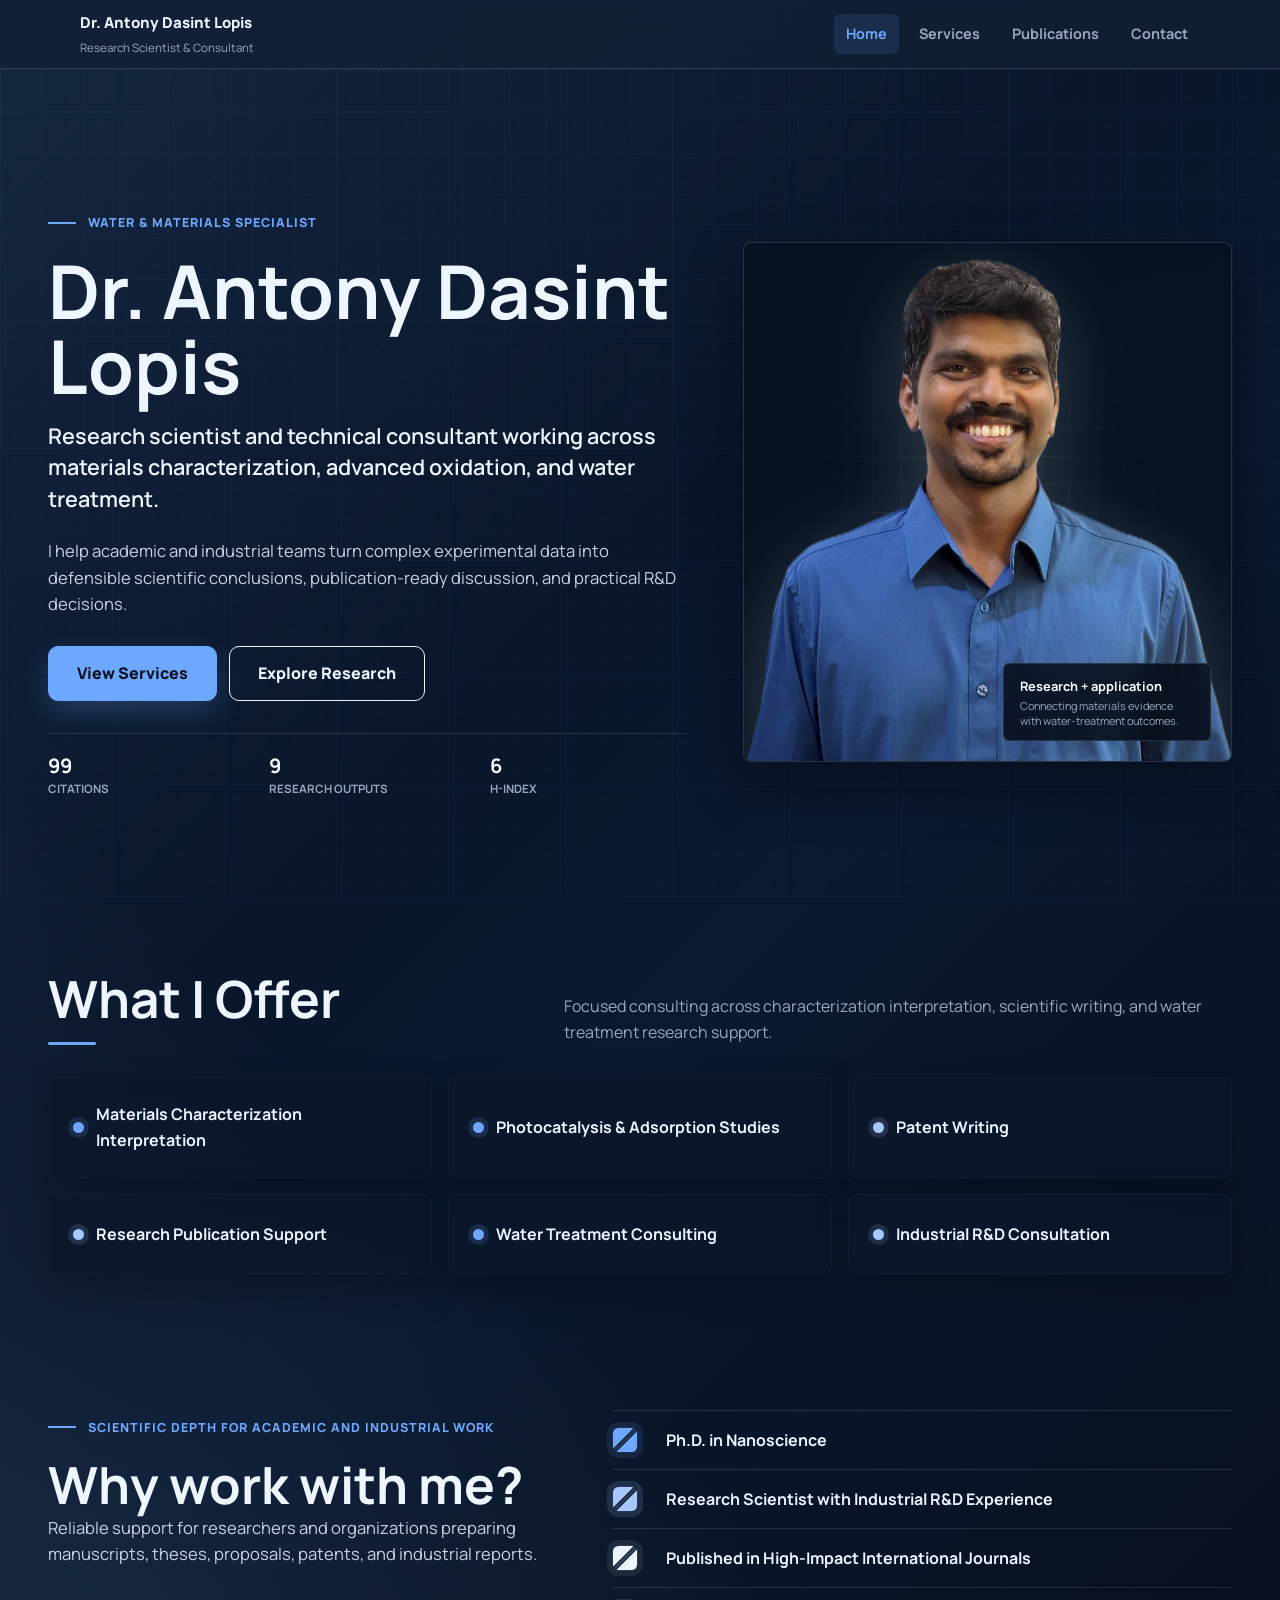
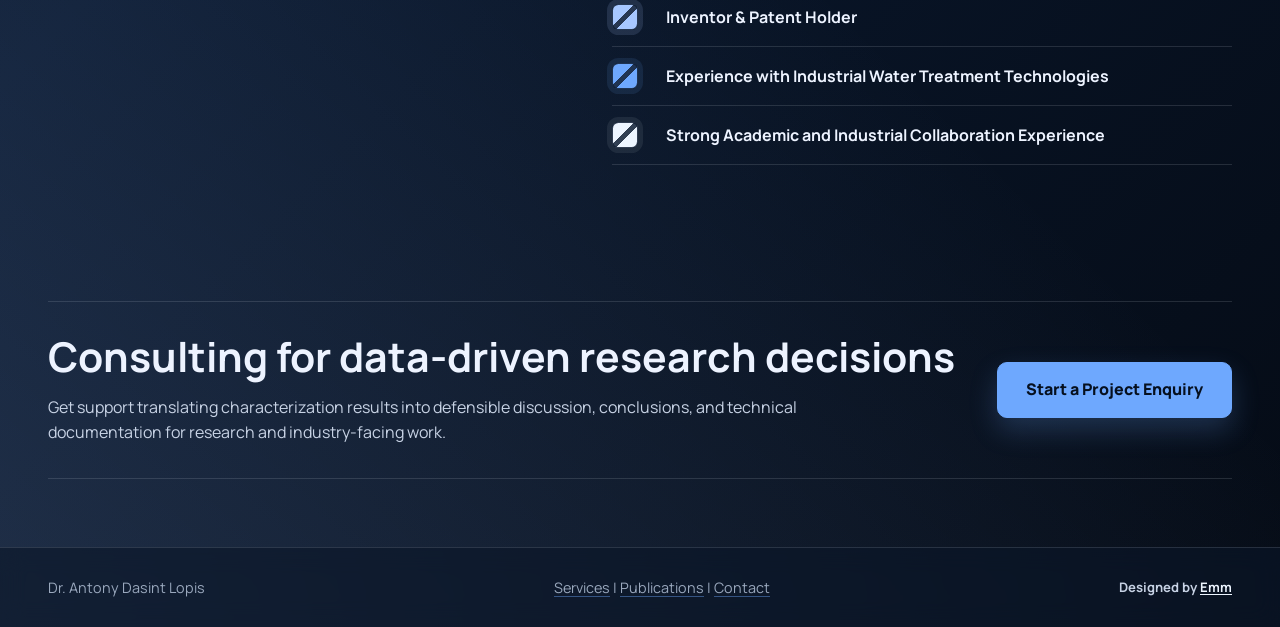
<file: index.html>
<!doctype html>
<html lang="en">

<head>
    <meta charset="utf-8">
    <meta name="viewport" content="width=device-width, initial-scale=1">
    <meta name="description"
        content="Professional consulting website for Dr. Antony Dasint Lopis, research scientist and materials characterization consultant.">
    <title>Dr. Antony Dasint Lopis | Research Scientist &amp; Consultant</title>
    <link rel="preconnect" href="https://fonts.googleapis.com">
    <link rel="preconnect" href="https://fonts.gstatic.com" crossorigin>
    <link rel="stylesheet" href="globalstyle.css">
</head>

<body>
    <header class="site-header">
        <nav class="nav" aria-label="Primary navigation">
            <a class="brand" href="index.html" aria-label="Dr. Antony Dasint Lopis home">
                <strong>Dr. Antony Dasint Lopis</strong>
                <span>Research Scientist &amp; Consultant</span>
            </a>
            <div class="nav-links">
                <a class="is-active" href="index.html">Home</a>
                <a href="services.html">Services</a>
                <a href="publications.html">Publications</a>
                <a href="contact.html">Contact</a>
            </div>
        </nav>
    </header>

    <main id="home">
        <section class="hero" aria-labelledby="hero-title">
            <div class="hero-inner">
                <div>
                    <p class="eyebrow">Water & Materials Specialist</p>
                    <h1 id="hero-title">Dr. Antony Dasint Lopis</h1>
                    <p class="subtitle">Research scientist and technical consultant working across materials
                        characterization, advanced oxidation, and water treatment.</p>
                    <p class="intro">
                        I help academic and industrial teams turn complex experimental data into defensible scientific
                        conclusions, publication-ready discussion, and practical R&amp;D decisions.
                    </p>
                    <div class="actions">
                        <a class="button primary" href="services.html">View Services</a>
                        <a class="button secondary" href="publications.html">Explore Research</a>
                    </div>
                    <div class="hero-metrics" aria-label="Research highlights">
                        <div class="hero-metric"><strong data-scholar-stat="citations">99</strong><span>Citations</span></div>
                        <div class="hero-metric"><strong data-scholar-stat="outputs">9</strong><span>Research outputs</span></div>
                        <div class="hero-metric"><strong data-scholar-stat="hIndex">6</strong><span>h-index</span></div>
                    </div>
                </div>

                <div class="visual-panel">
                    <img class="visual-portrait" src="assets/ant.png" alt="Dr. Antony Dasint Lopis">
                    <div class="visual-caption">
                        <strong>Research + application</strong>
                        <span>Connecting materials evidence with water-treatment outcomes.</span>
                    </div>
                </div>
            </div>
        </section>

        <section class="section" id="services" aria-labelledby="services-title">
            <div class="section-inner">
                <div class="section-heading">
                    <h2 id="services-title">What I Offer</h2>
                    <p>Focused consulting across characterization interpretation, scientific writing, and water
                        treatment research support.</p>
                </div>

                <div class="services-grid">
                    <div class="service">Materials Characterization Interpretation</div>
                    <div class="service">Photocatalysis &amp; Adsorption Studies</div>
                    <div class="service">Patent Writing</div>
                    <div class="service">Research Publication Support</div>
                    <div class="service">Water Treatment Consulting</div>
                    <div class="service">Industrial R&amp;D Consultation</div>
                </div>
            </div>
        </section>

        <section class="section alt" id="expertise" aria-labelledby="expertise-title">
            <div class="section-inner proof">
                <div>
                    <p class="eyebrow">Scientific depth for academic and industrial work</p>
                    <h2 id="expertise-title">Why work with me?</h2>
                    <p class="proof-copy">
                        Reliable support for researchers and organizations preparing manuscripts, theses,
                        proposals, patents, and industrial reports.
                    </p>
                </div>

                <ul class="credentials">
                    <li>Ph.D. in Nanoscience</li>
                    <li>Research Scientist with Industrial R&amp;D Experience</li>
                    <li>Published in High-Impact International Journals</li>
                    <li>Inventor & Patent Holder</li>
                    <li>Experience with Industrial Water Treatment Technologies</li>
                    <li>Strong Academic and Industrial Collaboration Experience</li>
                </ul>
            </div>
        </section>

        <section class="section" id="consultation" aria-labelledby="consultation-title">
            <div class="section-inner consulting">
                <div>
                    <h2 id="consultation-title">Consulting for data-driven research decisions</h2>
                    <p>
                        Get support translating characterization results into defensible discussion, conclusions,
                        and technical documentation for research and industry-facing work.
                    </p>
                </div>
                <a class="availability" href="contact.html">Start a Project Enquiry</a>
            </div>
        </section>
    </main>

    <footer>
        <div class="footer-inner">
            <span>Dr. Antony Dasint Lopis</span>
            <span><a href="services.html">Services</a> | <a href="publications.html">Publications</a> | <a href="contact.html">Contact</a></span>
            <span class="footer-credit">Designed by <a href="https://emmr.me" target="_blank" rel="noopener noreferrer">Emm</a></span>
        </div>
    </footer>
    <script src="assets/scholar-stats.js"></script>
    <script src="assets/scholar-dashboard.js"></script>
</body>

</html>
</file>
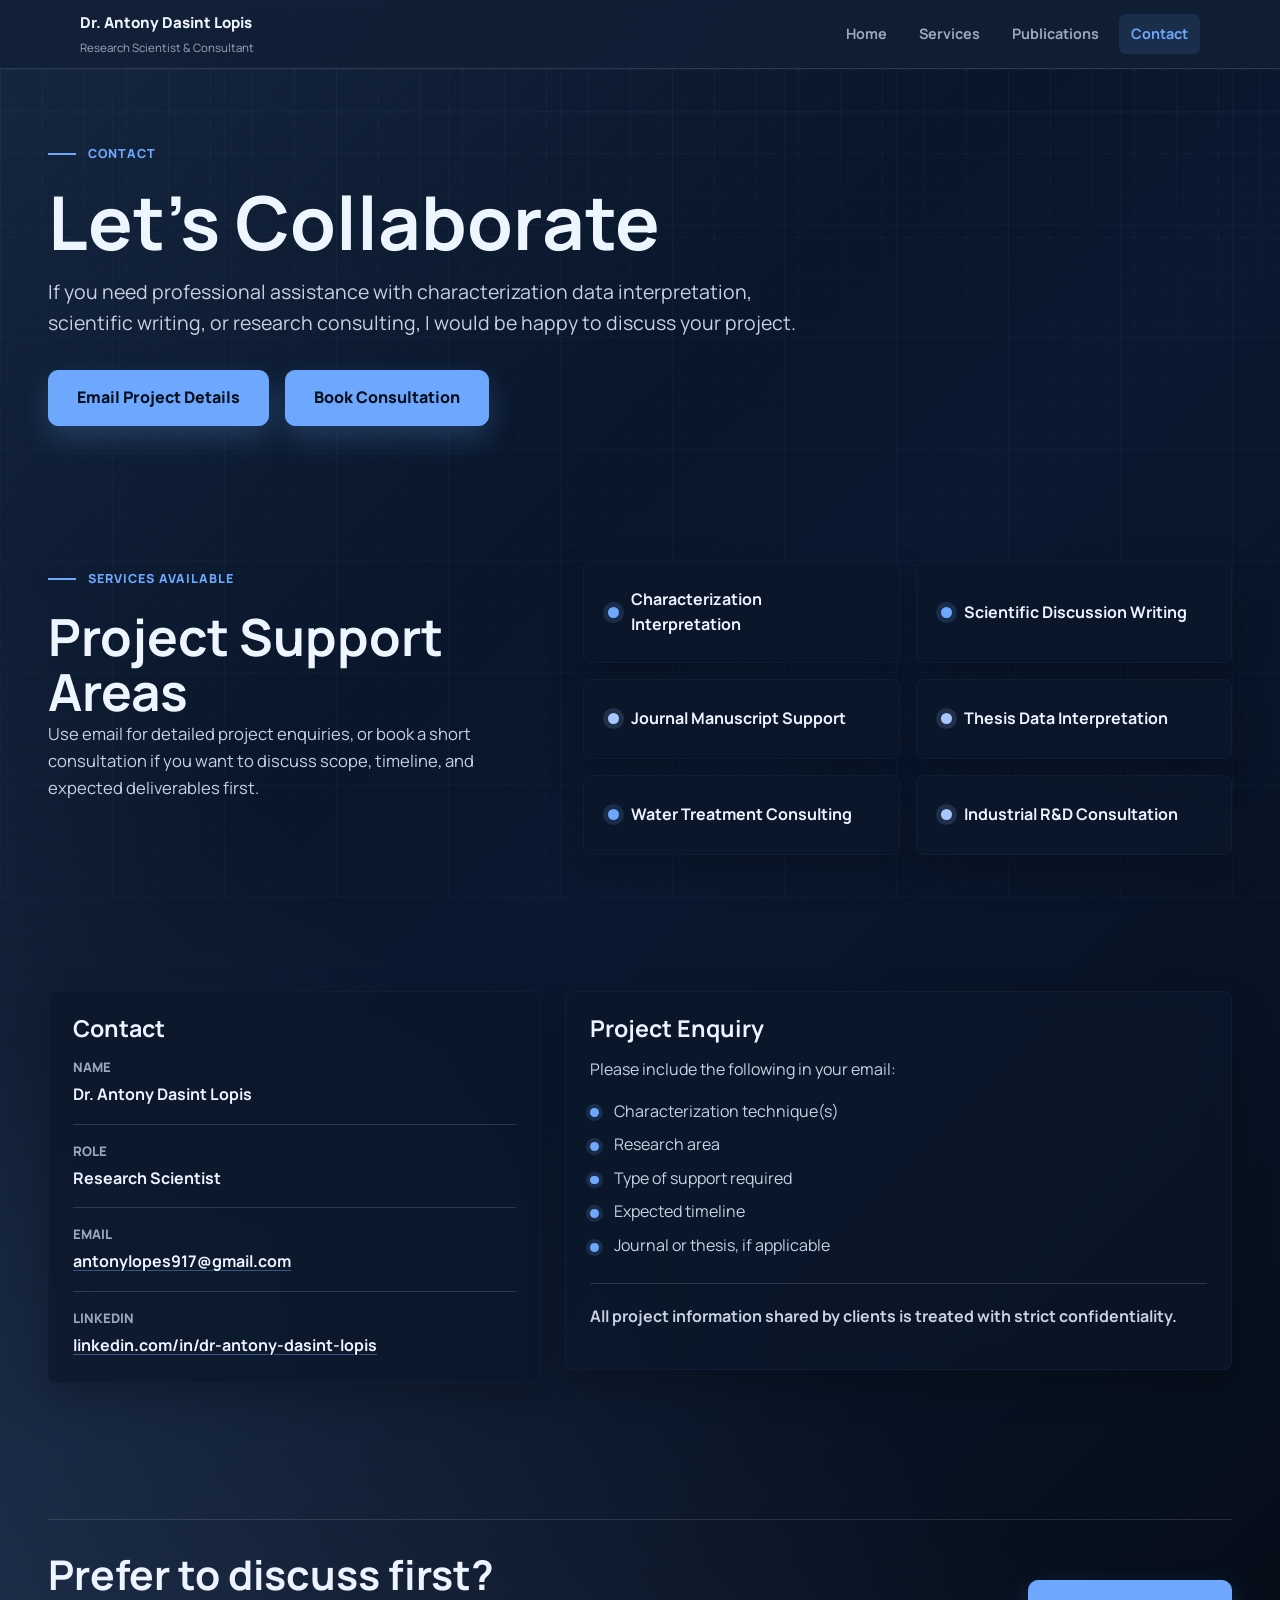
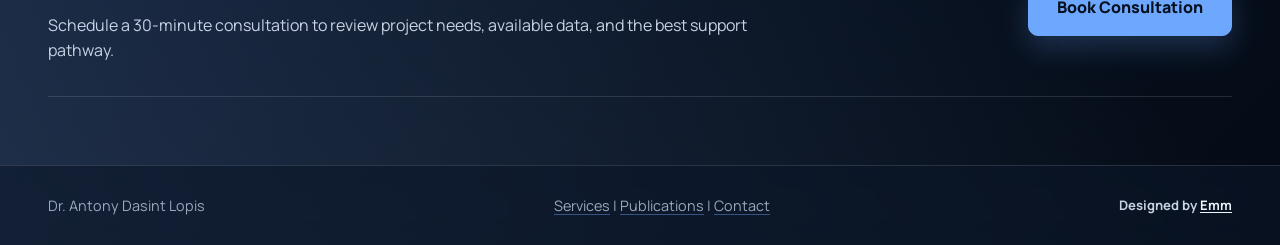
<file: contact.html>
<!doctype html>
<html lang="en">

<head>
  <meta charset="utf-8">
  <meta name="viewport" content="width=device-width, initial-scale=1">
  <meta name="description"
    content="Contact Dr. Antony Dasint Lopis for characterization interpretation, scientific writing, water treatment consulting, and industrial R&amp;D consultation.">
  <title>Contact | Dr. Antony Dasint Lopis</title>
  <link rel="preconnect" href="https://fonts.googleapis.com">
  <link rel="preconnect" href="https://fonts.gstatic.com" crossorigin>
  <link rel="stylesheet" href="globalstyle.css">
</head>

<body>
  <header class="site-header">
    <nav class="nav" aria-label="Primary navigation">
      <a class="brand" href="index.html" aria-label="Dr. Antony Dasint Lopis home">
        <strong>Dr. Antony Dasint Lopis</strong>
        <span>Research Scientist &amp; Consultant</span>
      </a>
      <div class="nav-links">
        <a href="index.html">Home</a>
        <a href="services.html">Services</a>
        <a href="publications.html">Publications</a>
        <a class="is-active" href="contact.html">Contact</a>
      </div>
    </nav>
  </header>

  <main>
    <section class="page-hero contact-hero">
      <div class="page-hero-inner">
        <p class="eyebrow">Contact</p>
        <h1>Let's Collaborate</h1>
        <p class="lead">
          If you need professional assistance with characterization data interpretation, scientific writing,
          or research consulting, I would be happy to discuss your project.
        </p>
        <div class="actions">
          <a class="button primary" href="mailto:antonylopes917@gmail.com">Email Project Details</a>
          <a class="button primary" href="https://calendar.app.google/DYhZHFr212wAKiAe7" target="_blank"
            rel="noopener noreferrer">Book Consultation</a>
        </div>
      </div>
    </section>

    <section class="section" aria-labelledby="available-title">
      <div class="section-inner split-panel">
        <div>
          <p class="eyebrow">Services Available</p>
          <h2 id="available-title">Project Support Areas</h2>
          <p class="proof-copy">
            Use email for detailed project enquiries, or book a short consultation if you want to discuss
            scope, timeline, and expected deliverables first.
          </p>
        </div>

        <div class="services-grid compact">
          <span class="service">Characterization Interpretation</span>
          <span class="service">Scientific Discussion Writing</span>
          <span class="service">Journal Manuscript Support</span>
          <span class="service">Thesis Data Interpretation</span>
          <span class="service">Water Treatment Consulting</span>
          <span class="service">Industrial R&amp;D Consultation</span>
        </div>
      </div>
    </section>

    <section class="section alt" aria-labelledby="contact-title">
      <div class="section-inner contact-layout">
        <div class="contact-card">
          <h2 id="contact-title">Contact</h2>
          <dl class="contact-list">
            <div>
              <dt>Name</dt>
              <dd>Dr. Antony Dasint Lopis</dd>
            </div>
            <div>
              <dt>Role</dt>
              <dd>Research Scientist</dd>
            </div>
            <div>
              <dt>Email</dt>
              <dd><a href="mailto:antonylopes917@gmail.com">antonylopes917@gmail.com</a></dd>
            </div>
            <div>
              <dt>LinkedIn</dt>
              <dd><a href="https://www.linkedin.com/in/dr-antony-dasint-lopis" target="_blank"
                  rel="noopener noreferrer">linkedin.com/in/dr-antony-dasint-lopis</a></dd>
            </div>
          </dl>
        </div>

        <div class="detail-card enquiry-card">
          <h2>Project Enquiry</h2>
          <p>Please include the following in your email:</p>
          <ul class="check-list">
            <li>Characterization technique(s)</li>
            <li>Research area</li>
            <li>Type of support required</li>
            <li>Expected timeline</li>
            <li>Journal or thesis, if applicable</li>
          </ul>
          <p class="confidentiality">All project information shared by clients is treated with strict confidentiality.
          </p>
        </div>
      </div>
    </section>

    <section class="section" aria-labelledby="booking-title">
      <div class="section-inner consulting">
        <div>
          <h2 id="booking-title">Prefer to discuss first?</h2>
          <p>Schedule a 30-minute consultation to review project needs, available data, and the best support pathway.
          </p>
        </div>
        <a class="availability" href="https://calendar.app.google/DYhZHFr212wAKiAe7" target="_blank"
          rel="noopener noreferrer">Book Consultation</a>
      </div>
    </section>
  </main>

  <footer>
    <div class="footer-inner">
      <span>Dr. Antony Dasint Lopis</span>
      <span><a href="services.html">Services</a> | <a href="publications.html">Publications</a> | <a href="contact.html">Contact</a></span>
      <span class="footer-credit">Designed by <a href="https://emmr.me" target="_blank" rel="noopener noreferrer">Emm</a></span>
    </div>
  </footer>
</body>

</html>
</file>
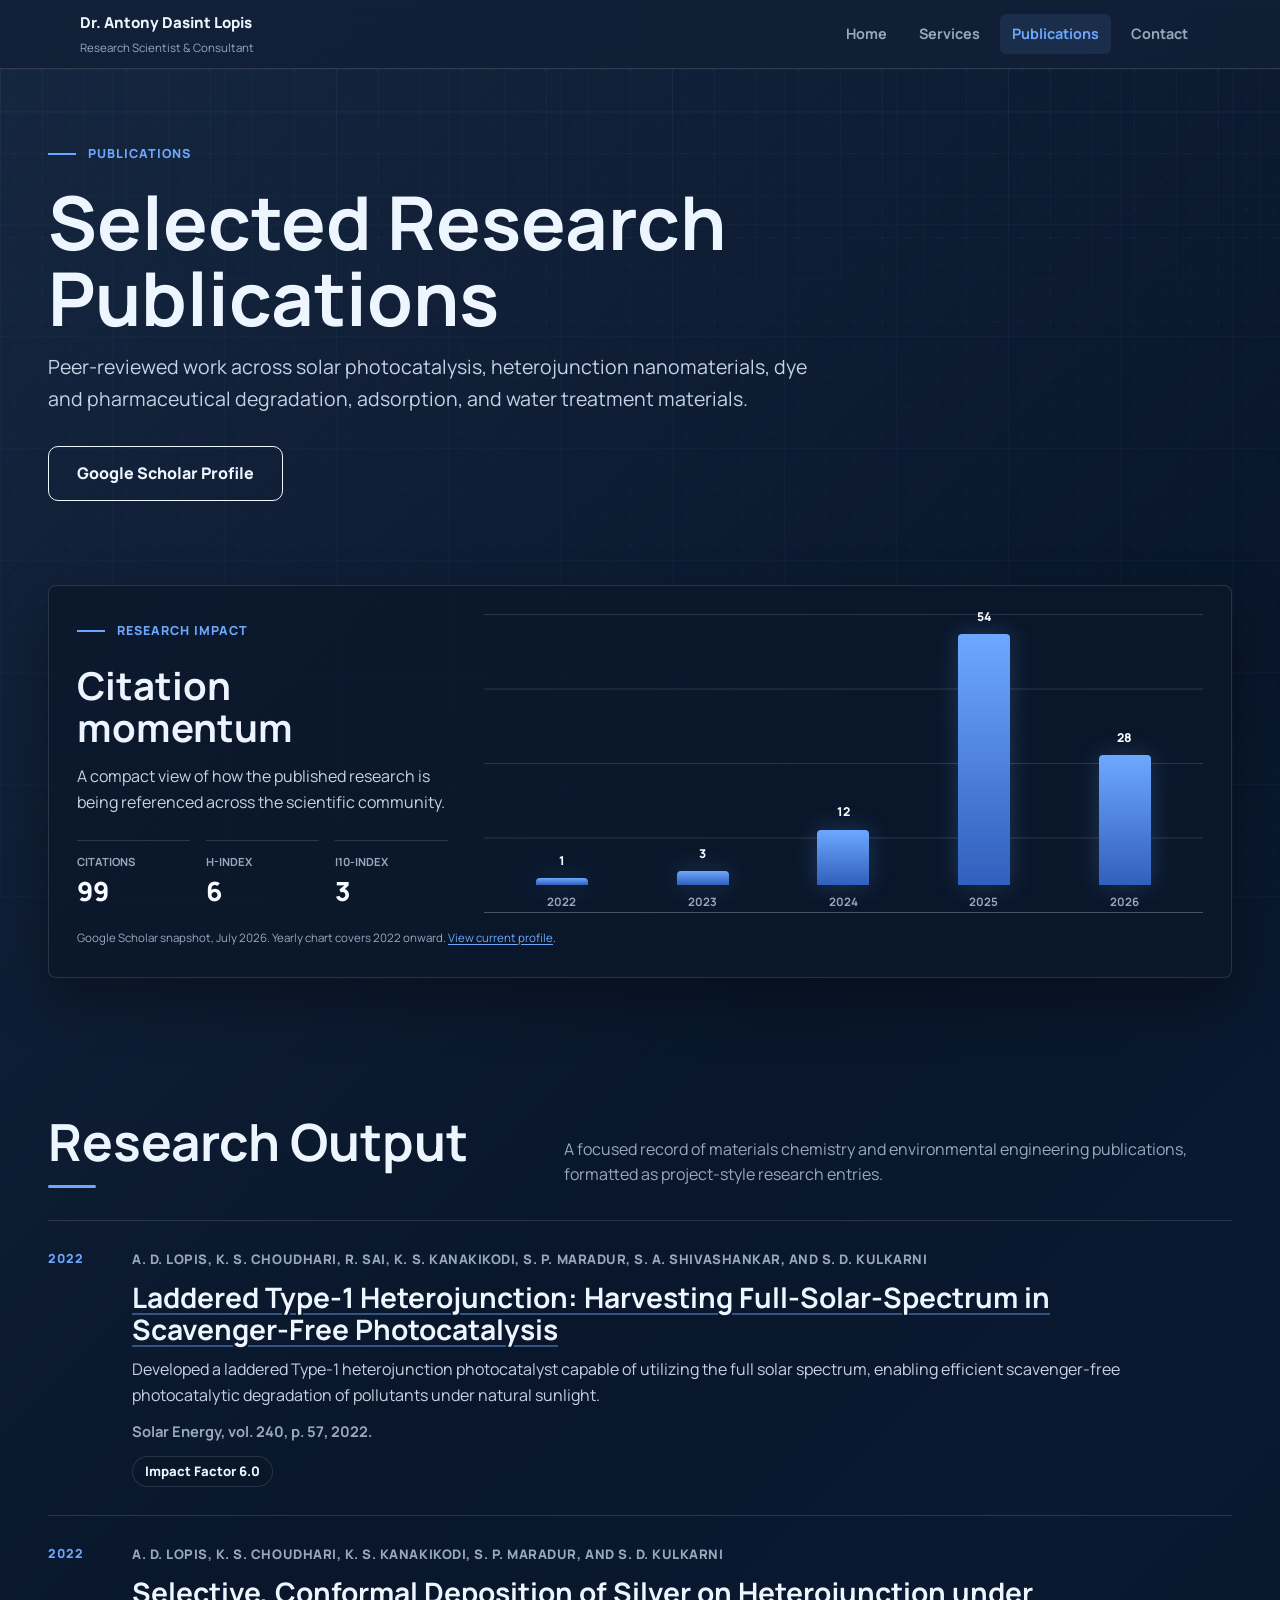
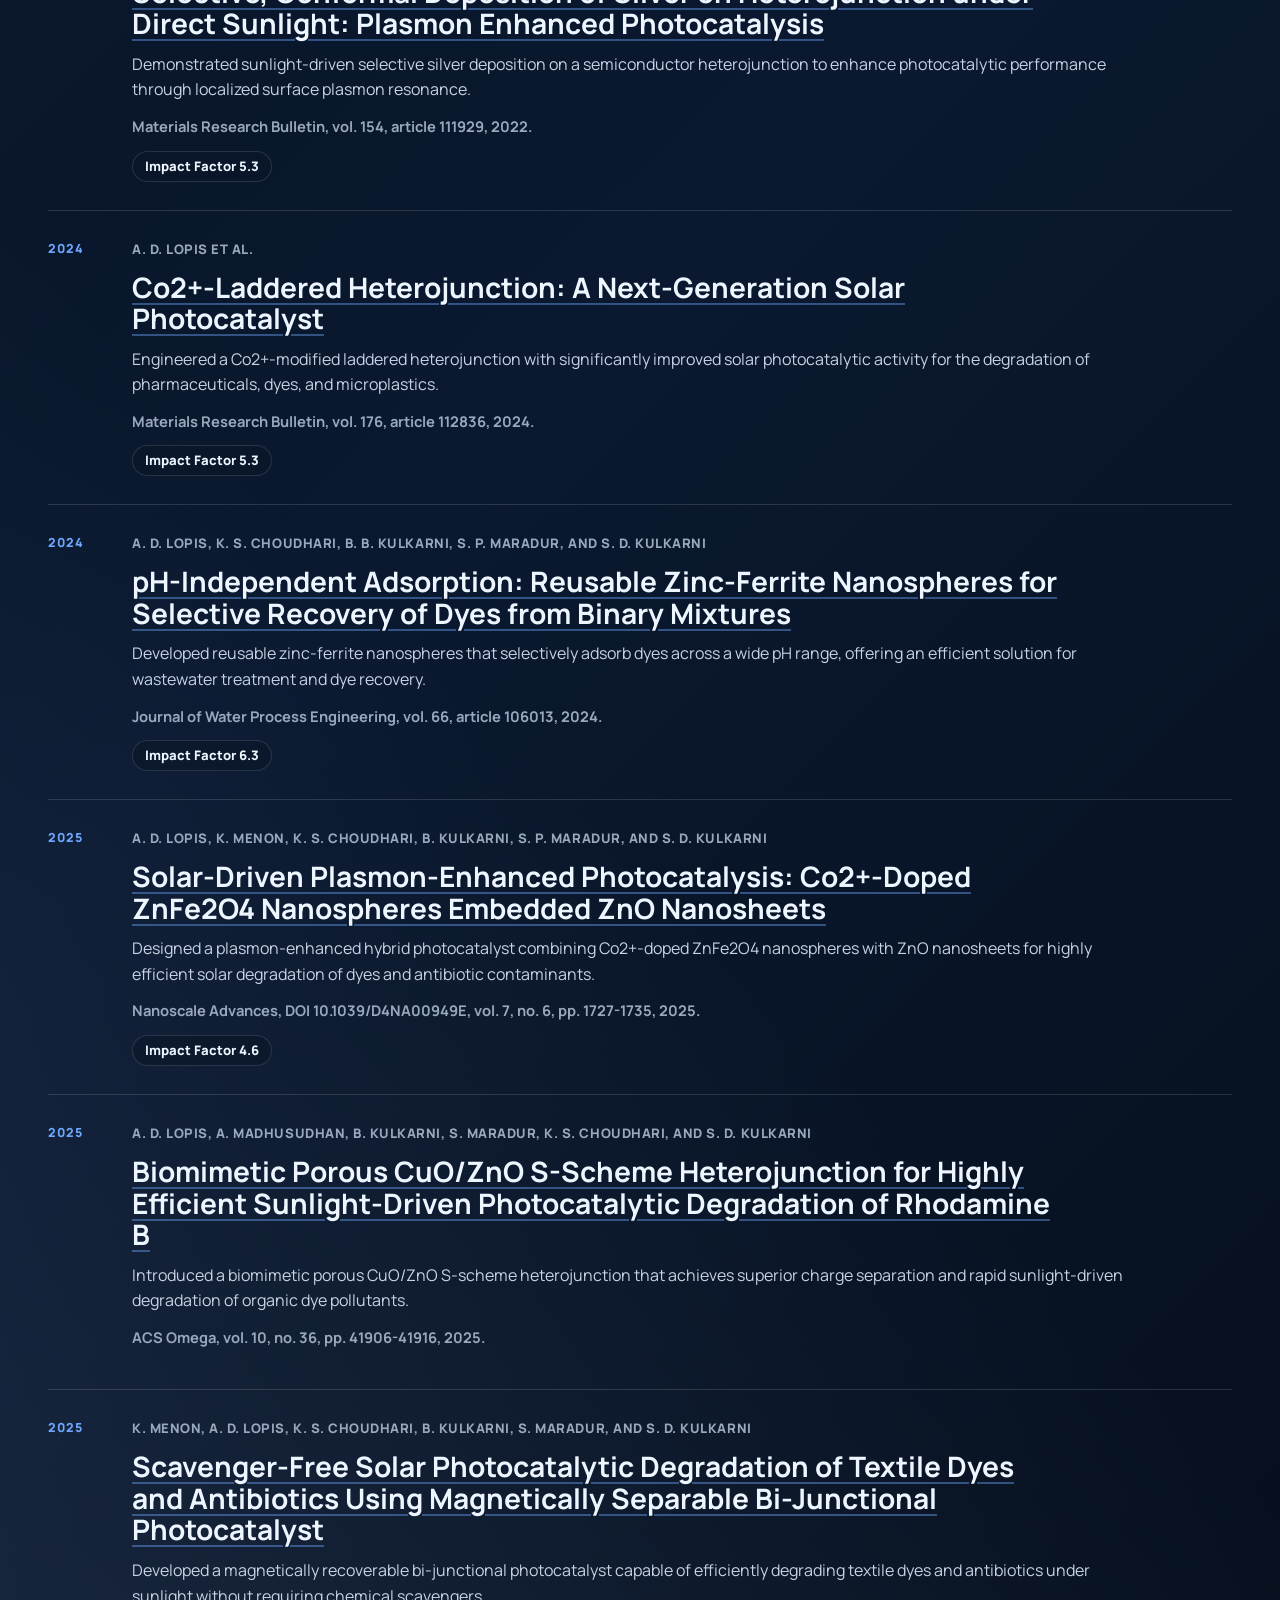
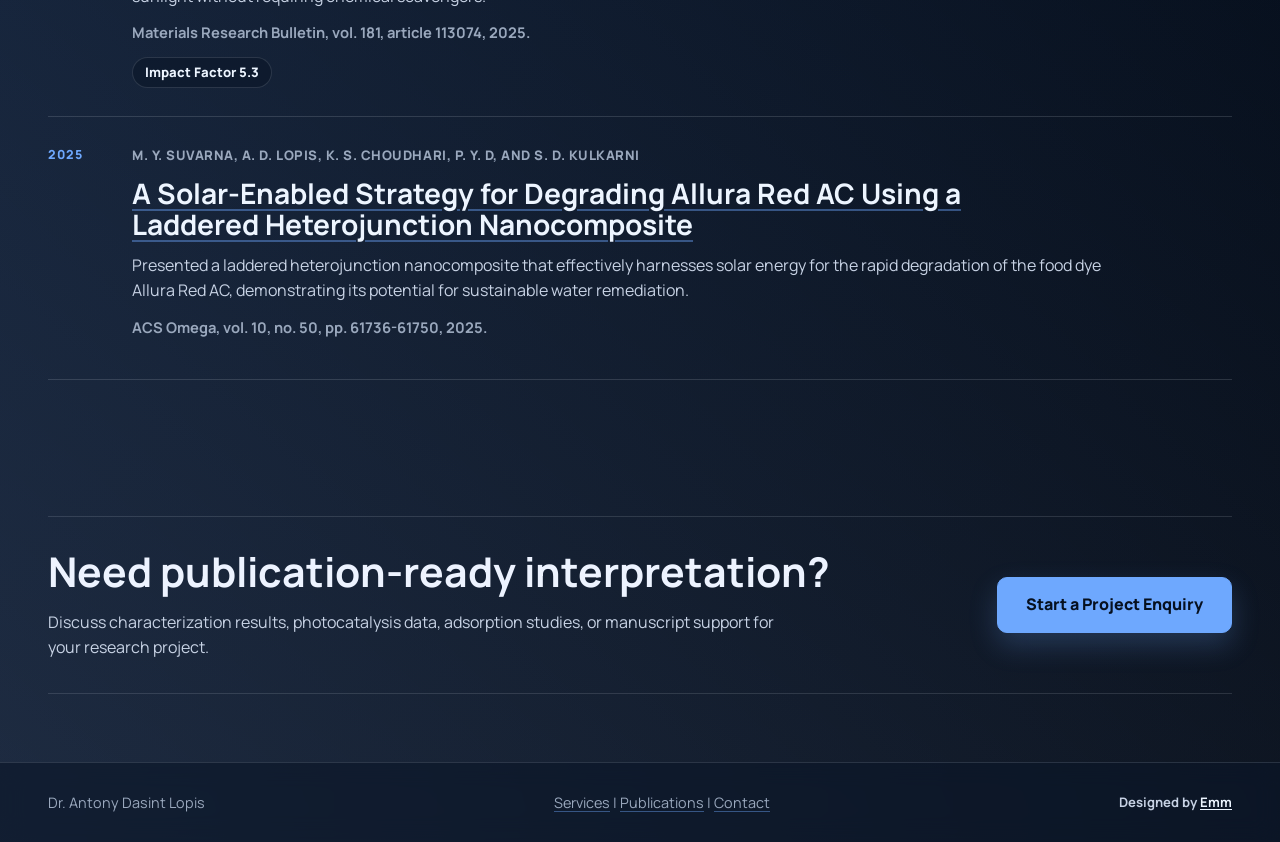
<file: publications.html>
<!doctype html>
<html lang="en">

<head>
  <meta charset="utf-8">
  <meta name="viewport" content="width=device-width, initial-scale=1">
  <meta name="description"
    content="Selected publications by Dr. Antony Dasint Lopis across solar photocatalysis, heterojunction nanocomposites, adsorption, dyes, antibiotics, and water treatment materials.">
  <title>Publications | Dr. Antony Dasint Lopis</title>
  <link rel="preconnect" href="https://fonts.googleapis.com">
  <link rel="preconnect" href="https://fonts.gstatic.com" crossorigin>
  <link rel="stylesheet" href="globalstyle.css">
</head>

<body>
  <header class="site-header">
    <nav class="nav" aria-label="Primary navigation">
      <a class="brand" href="index.html" aria-label="Dr. Antony Dasint Lopis home">
        <strong>Dr. Antony Dasint Lopis</strong>
        <span>Research Scientist &amp; Consultant</span>
      </a>
      <div class="nav-links">
        <a href="index.html">Home</a>
        <a href="services.html">Services</a>
        <a class="is-active" href="publications.html">Publications</a>
        <a href="contact.html">Contact</a>
      </div>
    </nav>
  </header>

  <main>
    <section class="page-hero">
      <div class="page-hero-inner">
        <p class="eyebrow">Publications</p>
        <h1>Selected Research Publications</h1>
        <p class="lead">
          Peer-reviewed work across solar photocatalysis, heterojunction nanomaterials, dye and pharmaceutical
          degradation, adsorption, and water treatment materials.
        </p>
        <div class="actions">
          <a class="button secondary" href="https://scholar.google.com/citations?hl=en&amp;user=a-fHvRUAAAAJ"
            target="_blank" rel="noopener">Google Scholar Profile</a>
        </div>
      </div>
    </section>

    <section class="section research-impact" aria-labelledby="impact-title">
      <div class="section-inner impact-panel">
        <div class="impact-copy">
          <p class="eyebrow">Research impact</p>
          <h2 id="impact-title">Citation momentum</h2>
          <p>A compact view of how the published research is being referenced across the scientific community.</p>
          <dl class="impact-stats">
            <div><dt>Citations</dt><dd data-scholar-stat="citations">99</dd></div>
            <div><dt>h-index</dt><dd data-scholar-stat="hIndex">6</dd></div>
            <div><dt>i10-index</dt><dd data-scholar-stat="i10Index">3</dd></div>
          </dl>
        </div>
        <div class="citation-chart" role="img"
          aria-label="Google Scholar citations by year: 1 in 2022, 3 in 2023, 12 in 2024, 54 in 2025, and 28 in 2026 to date">
          <div class="citation-bar"><span class="citation-bar-fill" style="--height: 1.85%" data-value="1"></span><span
              class="citation-bar-label">2022</span></div>
          <div class="citation-bar"><span class="citation-bar-fill" style="--height: 5.56%" data-value="3"></span><span
              class="citation-bar-label">2023</span></div>
          <div class="citation-bar"><span class="citation-bar-fill" style="--height: 22.22%" data-value="12"></span><span
              class="citation-bar-label">2024</span></div>
          <div class="citation-bar"><span class="citation-bar-fill" style="--height: 100%" data-value="54"></span><span
              class="citation-bar-label">2025</span></div>
          <div class="citation-bar"><span class="citation-bar-fill" style="--height: 51.85%" data-value="28"></span><span
              class="citation-bar-label">2026</span></div>
        </div>
        <p class="impact-source">Google Scholar snapshot, <time data-scholar-updated datetime="2026-07-11">July 2026</time>.
          Yearly chart covers 2022 onward. <a
            href="https://scholar.google.com/citations?hl=en&amp;user=a-fHvRUAAAAJ" target="_blank" rel="noopener">View
            current profile</a>.</p>
      </div>
    </section>

    <section class="section" aria-labelledby="publications-title">
      <div class="section-inner">
        <div class="section-heading">
          <h2 id="publications-title">Research Output</h2>
          <p>
            A focused record of materials chemistry and environmental engineering publications, formatted as
            project-style research entries.
          </p>
        </div>

        <div class="publication-list">
          <article class="publication-item" data-year="2022">
            <div class="publication-meta">A. D. Lopis, K. S. Choudhari, R. Sai, K. S. Kanakikodi, S. P. Maradur, S. A.
              Shivashankar, and S. D. Kulkarni</div>
            <h3><a class="publication-title-link" href="https://doi.org/10.1016/j.solener.2022.05.022"
                target="_blank" rel="noopener">Laddered Type-1 Heterojunction: Harvesting Full-Solar-Spectrum in
                Scavenger-Free Photocatalysis</a></h3>
            <p>Developed a laddered Type-1 heterojunction photocatalyst capable of utilizing the full solar spectrum,
              enabling efficient scavenger-free photocatalytic degradation of pollutants under natural sunlight.</p>
            <p class="publication-citation">Solar Energy, vol. 240, p. 57, 2022.</p>
            <span class="publication-impact">Impact Factor 6.0</span>
          </article>

          <article class="publication-item" data-year="2022">
            <div class="publication-meta">A. D. Lopis, K. S. Choudhari, K. S. Kanakikodi, S. P. Maradur, and S. D.
              Kulkarni</div>
            <h3><a class="publication-title-link" href="https://doi.org/10.1016/j.materresbull.2022.111929"
                target="_blank" rel="noopener">Selective, Conformal Deposition of Silver on Heterojunction under Direct
                Sunlight: Plasmon Enhanced Photocatalysis</a></h3>
            <p>Demonstrated sunlight-driven selective silver deposition on a semiconductor heterojunction to enhance
              photocatalytic performance through localized surface plasmon resonance.</p>
            <p class="publication-citation">Materials Research Bulletin, vol. 154, article 111929, 2022.</p>
            <span class="publication-impact">Impact Factor 5.3</span>
          </article>

          <article class="publication-item" data-year="2024">
            <div class="publication-meta">A. D. Lopis et al.</div>
            <h3><a class="publication-title-link" href="https://doi.org/10.1016/j.materresbull.2024.112836"
                target="_blank" rel="noopener">Co2+-Laddered Heterojunction: A Next-Generation Solar Photocatalyst</a>
            </h3>
            <p>Engineered a Co2+-modified laddered heterojunction with significantly improved solar photocatalytic
              activity for the degradation of pharmaceuticals, dyes, and microplastics.</p>
            <p class="publication-citation">Materials Research Bulletin, vol. 176, article 112836, 2024.</p>
            <span class="publication-impact">Impact Factor 5.3</span>
          </article>

          <article class="publication-item" data-year="2024">
            <div class="publication-meta">A. D. Lopis, K. S. Choudhari, B. B. Kulkarni, S. P. Maradur, and S. D.
              Kulkarni</div>
            <h3><a class="publication-title-link" href="https://doi.org/10.1016/j.jwpe.2024.106013" target="_blank"
                rel="noopener">pH-Independent Adsorption: Reusable Zinc-Ferrite Nanospheres for Selective Recovery of
                Dyes from Binary Mixtures</a></h3>
            <p>Developed reusable zinc-ferrite nanospheres that selectively adsorb dyes across a wide pH range, offering
              an efficient solution for wastewater treatment and dye recovery.</p>
            <p class="publication-citation">Journal of Water Process Engineering, vol. 66, article 106013, 2024.</p>
            <span class="publication-impact">Impact Factor 6.3</span>
          </article>

          <article class="publication-item" data-year="2025">
            <div class="publication-meta">A. D. Lopis, K. Menon, K. S. Choudhari, B. Kulkarni, S. P. Maradur, and S. D.
              Kulkarni</div>
            <h3><a class="publication-title-link" href="https://doi.org/10.1039/D4NA00949E" target="_blank"
                rel="noopener">Solar-Driven Plasmon-Enhanced Photocatalysis: Co2+-Doped ZnFe2O4 Nanospheres Embedded
                ZnO Nanosheets</a></h3>
            <p>Designed a plasmon-enhanced hybrid photocatalyst combining Co2+-doped ZnFe2O4 nanospheres with ZnO
              nanosheets for highly efficient solar degradation of dyes and antibiotic contaminants.</p>
            <p class="publication-citation">Nanoscale Advances, DOI 10.1039/D4NA00949E, vol. 7, no. 6, pp. 1727-1735,
              2025.</p>
            <span class="publication-impact">Impact Factor 4.6</span>
          </article>

          <article class="publication-item" data-year="2025">
            <div class="publication-meta">A. D. Lopis, A. Madhusudhan, B. Kulkarni, S. Maradur, K. S. Choudhari, and S.
              D. Kulkarni</div>
            <h3><a class="publication-title-link" href="https://doi.org/10.1021/acsomega.5c06416" target="_blank"
                rel="noopener">Biomimetic Porous CuO/ZnO S-Scheme Heterojunction for Highly Efficient Sunlight-Driven
                Photocatalytic Degradation of Rhodamine B</a></h3>
            <p>Introduced a biomimetic porous CuO/ZnO S-scheme heterojunction that achieves superior charge separation
              and rapid sunlight-driven degradation of organic dye pollutants.</p>
            <p class="publication-citation">ACS Omega, vol. 10, no. 36, pp. 41906-41916, 2025.</p>
          </article>

          <article class="publication-item" data-year="2025">
            <div class="publication-meta">K. Menon, A. D. Lopis, K. S. Choudhari, B. Kulkarni, S. Maradur, and S. D.
              Kulkarni</div>
            <h3><a class="publication-title-link" href="https://doi.org/10.1016/j.materresbull.2024.113074"
                target="_blank" rel="noopener">Scavenger-Free Solar Photocatalytic Degradation of Textile Dyes and
                Antibiotics Using Magnetically Separable Bi-Junctional Photocatalyst</a></h3>
            <p>Developed a magnetically recoverable bi-junctional photocatalyst capable of efficiently degrading textile
              dyes and antibiotics under sunlight without requiring chemical scavengers.</p>
            <p class="publication-citation">Materials Research Bulletin, vol. 181, article 113074, 2025.</p>
            <span class="publication-impact">Impact Factor 5.3</span>
          </article>

          <article class="publication-item" data-year="2025">
            <div class="publication-meta">M. Y. Suvarna, A. D. Lopis, K. S. Choudhari, P. Y. D, and S. D. Kulkarni</div>
            <h3><a class="publication-title-link" href="https://doi.org/10.1021/acsomega.5c07920" target="_blank"
                rel="noopener">A Solar-Enabled Strategy for Degrading Allura Red AC Using a Laddered Heterojunction
                Nanocomposite</a></h3>
            <p>Presented a laddered heterojunction nanocomposite that effectively harnesses solar energy for the rapid
              degradation of the food dye Allura Red AC, demonstrating its potential for sustainable water remediation.
            </p>
            <p class="publication-citation">ACS Omega, vol. 10, no. 50, pp. 61736-61750, 2025.</p>
          </article>
        </div>
      </div>
    </section>

    <section class="section" aria-labelledby="publication-cta-title">
      <div class="section-inner consulting">
        <div>
          <h2 id="publication-cta-title">Need publication-ready interpretation?</h2>
          <p>Discuss characterization results, photocatalysis data, adsorption studies, or manuscript support for your
            research project.</p>
        </div>
        <a class="availability" href="contact.html">Start a Project Enquiry</a>
      </div>
    </section>
  </main>

  <footer>
    <div class="footer-inner">
      <span>Dr. Antony Dasint Lopis</span>
      <span><a href="services.html">Services</a> | <a href="publications.html">Publications</a> | <a
          href="contact.html">Contact</a></span>
      <span class="footer-credit">Designed by <a href="https://emmr.me" target="_blank" rel="noopener noreferrer">Emm</a></span>
    </div>
  </footer>
  <script src="assets/scholar-stats.js"></script>
  <script src="assets/scholar-dashboard.js"></script>
</body>

</html>
</file>
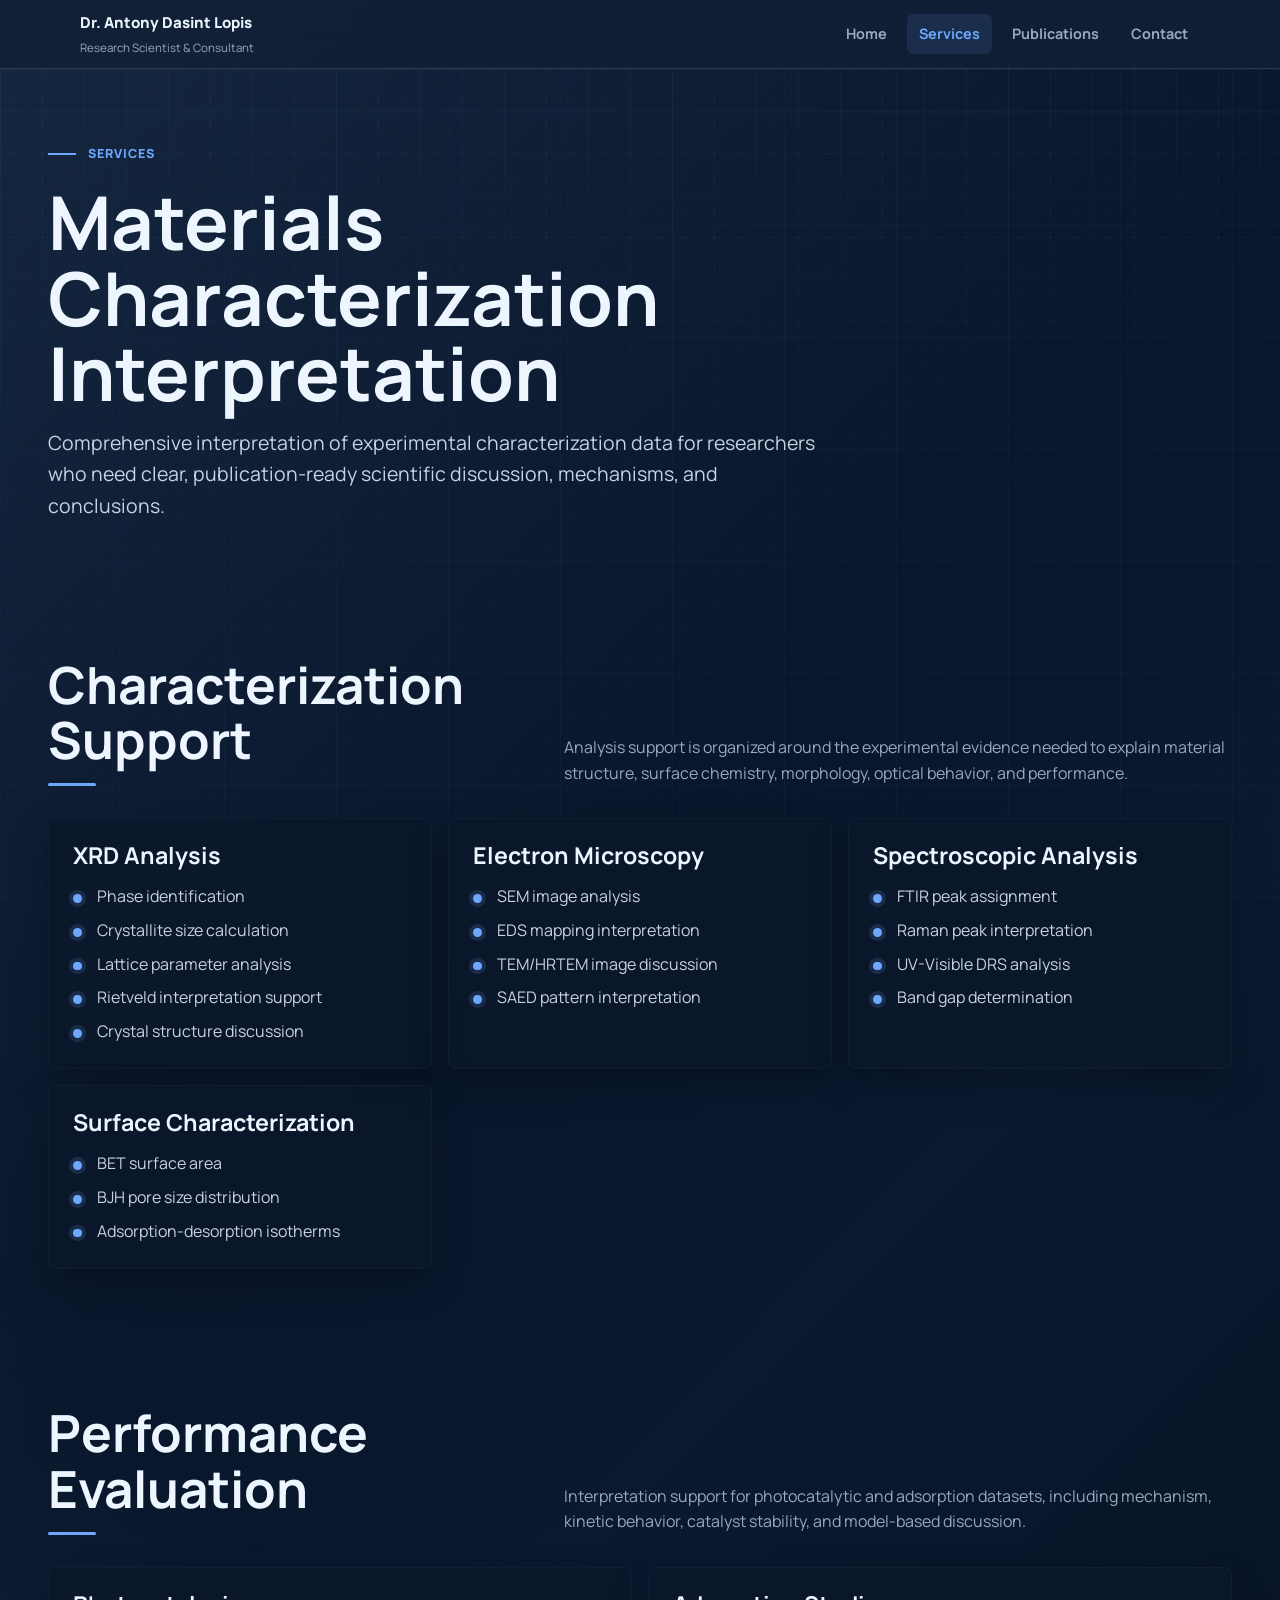
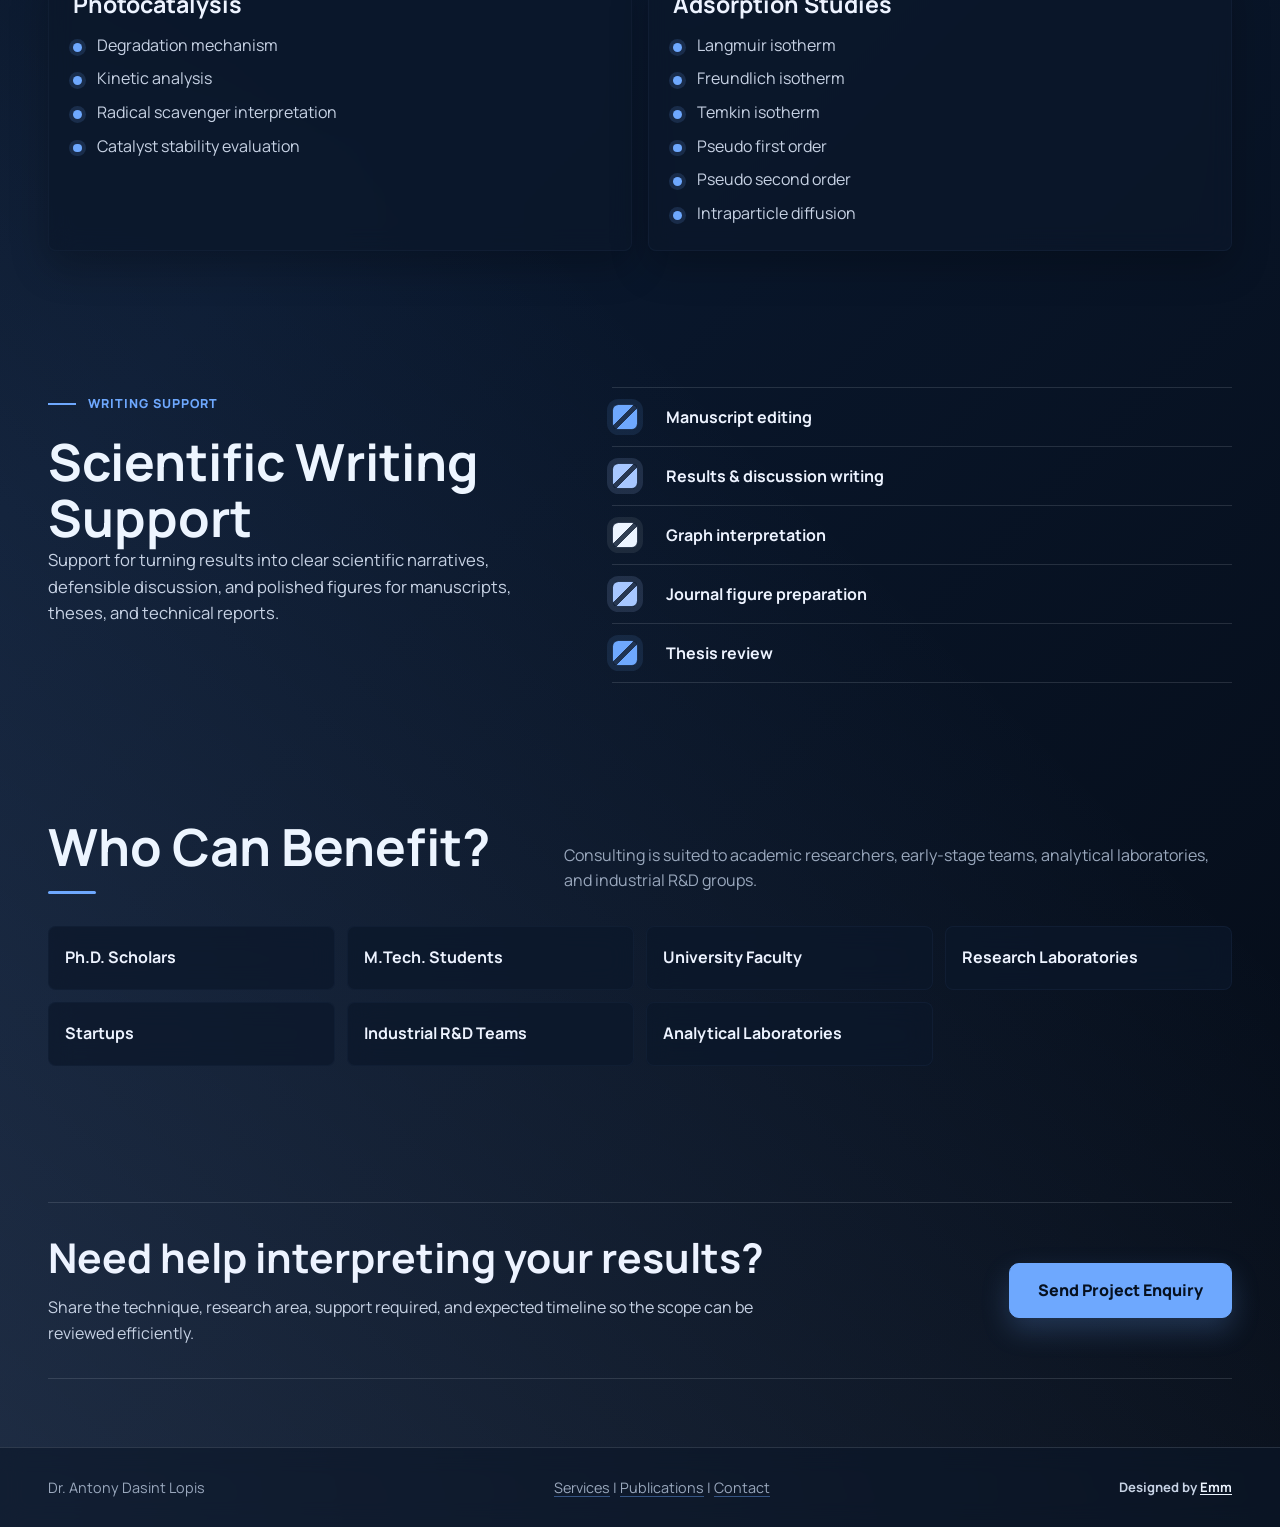
<file: services.html>
<!doctype html>
<html lang="en">
<head>
  <meta charset="utf-8">
  <meta name="viewport" content="width=device-width, initial-scale=1">
  <meta name="description" content="Materials characterization interpretation, photocatalysis, adsorption studies, and scientific writing support by Dr. Antony Dasint Lopis.">
  <title>Services | Dr. Antony Dasint Lopis</title>
  <link rel="preconnect" href="https://fonts.googleapis.com">
  <link rel="preconnect" href="https://fonts.gstatic.com" crossorigin>
  <link rel="stylesheet" href="globalstyle.css">
</head>
<body>
  <header class="site-header">
    <nav class="nav" aria-label="Primary navigation">
      <a class="brand" href="index.html" aria-label="Dr. Antony Dasint Lopis home">
        <strong>Dr. Antony Dasint Lopis</strong>
        <span>Research Scientist &amp; Consultant</span>
      </a>
      <div class="nav-links">
        <a href="index.html">Home</a>
        <a class="is-active" href="services.html">Services</a>
        <a href="publications.html">Publications</a>
        <a href="contact.html">Contact</a>
      </div>
    </nav>
  </header>

  <main>
    <section class="page-hero">
      <div class="page-hero-inner">
        <p class="eyebrow">Services</p>
        <h1>Materials Characterization Interpretation</h1>
        <p class="lead">
          Comprehensive interpretation of experimental characterization data for researchers who need
          clear, publication-ready scientific discussion, mechanisms, and conclusions.
        </p>
      </div>
    </section>

    <section class="section" id="materials-characterization" aria-labelledby="characterization-title">
      <div class="section-inner">
        <div class="section-heading">
          <h2 id="characterization-title">Characterization Support</h2>
          <p>
            Analysis support is organized around the experimental evidence needed to explain material
            structure, surface chemistry, morphology, optical behavior, and performance.
          </p>
        </div>

        <div class="detail-grid">
          <article class="detail-card">
            <h3>XRD Analysis</h3>
            <ul class="check-list">
              <li>Phase identification</li>
              <li>Crystallite size calculation</li>
              <li>Lattice parameter analysis</li>
              <li>Rietveld interpretation support</li>
              <li>Crystal structure discussion</li>
            </ul>
          </article>

          <article class="detail-card">
            <h3>Electron Microscopy</h3>
            <ul class="check-list">
              <li>SEM image analysis</li>
              <li>EDS mapping interpretation</li>
              <li>TEM/HRTEM image discussion</li>
              <li>SAED pattern interpretation</li>
            </ul>
          </article>

          <article class="detail-card">
            <h3>Spectroscopic Analysis</h3>
            <ul class="check-list">
              <li>FTIR peak assignment</li>
              <li>Raman peak interpretation</li>
              <li>UV-Visible DRS analysis</li>
              <li>Band gap determination</li>
            </ul>
          </article>

          <article class="detail-card">
            <h3>Surface Characterization</h3>
            <ul class="check-list">
              <li>BET surface area</li>
              <li>BJH pore size distribution</li>
              <li>Adsorption-desorption isotherms</li>
            </ul>
          </article>
        </div>
      </div>
    </section>

    <section class="section alt" id="photocatalysis" aria-labelledby="performance-title">
      <div class="section-inner">
        <div class="section-heading">
          <h2 id="performance-title">Performance Evaluation</h2>
          <p>
            Interpretation support for photocatalytic and adsorption datasets, including mechanism,
            kinetic behavior, catalyst stability, and model-based discussion.
          </p>
        </div>

        <div class="detail-grid two-column">
          <article class="detail-card">
            <h3>Photocatalysis</h3>
            <ul class="check-list">
              <li>Degradation mechanism</li>
              <li>Kinetic analysis</li>
              <li>Radical scavenger interpretation</li>
              <li>Catalyst stability evaluation</li>
            </ul>
          </article>

          <article class="detail-card">
            <h3>Adsorption Studies</h3>
            <ul class="check-list">
              <li>Langmuir isotherm</li>
              <li>Freundlich isotherm</li>
              <li>Temkin isotherm</li>
              <li>Pseudo first order</li>
              <li>Pseudo second order</li>
              <li>Intraparticle diffusion</li>
            </ul>
          </article>
        </div>
      </div>
    </section>

    <section class="section" id="scientific-writing" aria-labelledby="writing-title">
      <div class="section-inner proof">
        <div>
          <p class="eyebrow">Writing Support</p>
          <h2 id="writing-title">Scientific Writing Support</h2>
          <p class="proof-copy">
            Support for turning results into clear scientific narratives, defensible discussion, and
            polished figures for manuscripts, theses, and technical reports.
          </p>
        </div>

        <ul class="credentials">
          <li>Manuscript editing</li>
          <li>Results &amp; discussion writing</li>
          <li>Graph interpretation</li>
          <li>Journal figure preparation</li>
          <li>Thesis review</li>
        </ul>
      </div>
    </section>

    <section class="section alt" aria-labelledby="benefit-title">
      <div class="section-inner">
        <div class="section-heading">
          <h2 id="benefit-title">Who Can Benefit?</h2>
          <p>Consulting is suited to academic researchers, early-stage teams, analytical laboratories, and industrial R&amp;D groups.</p>
        </div>

        <div class="audience-grid">
          <span>Ph.D. Scholars</span>
          <span>M.Tech. Students</span>
          <span>University Faculty</span>
          <span>Research Laboratories</span>
          <span>Startups</span>
          <span>Industrial R&amp;D Teams</span>
          <span>Analytical Laboratories</span>
        </div>
      </div>
    </section>

    <section class="section" aria-labelledby="service-cta-title">
      <div class="section-inner consulting">
        <div>
          <h2 id="service-cta-title">Need help interpreting your results?</h2>
          <p>Share the technique, research area, support required, and expected timeline so the scope can be reviewed efficiently.</p>
        </div>
        <a class="availability" href="contact.html">Send Project Enquiry</a>
      </div>
    </section>
  </main>

  <footer>
    <div class="footer-inner">
      <span>Dr. Antony Dasint Lopis</span>
      <span><a href="services.html">Services</a> | <a href="publications.html">Publications</a> | <a href="contact.html">Contact</a></span>
      <span class="footer-credit">Designed by <a href="https://emmr.me" target="_blank" rel="noopener noreferrer">Emm</a></span>
    </div>
  </footer>
</body>
</html>
</file>
<file: globalstyle.css>
@import url("https://fonts.googleapis.com/css2?family=Manrope:wght@400;500;600;700;800&display=swap");

:root {
  color-scheme: dark;

  --font-title: "Manrope", ui-sans-serif, system-ui, sans-serif;
  --font-heading: "Manrope", ui-sans-serif, system-ui, sans-serif;
  --font-body: "Manrope", ui-sans-serif, system-ui, sans-serif;

  --color-navy: #edf5ff;
  --color-blue: #6ea8fe;
  --color-sky: #a7c7ff;
  --color-ice: #06101f;
  --color-ink: #edf3ff;
  --color-muted: #9aa8bd;
  --color-text-soft: #c7d2e4;
  --color-line: var(--color-ink-12);
  --color-surface:
    linear-gradient(
      135deg,
      var(--color-blue-12) 0%,
      var(--color-blue-transparent) 34%
    ),
    linear-gradient(
      45deg,
      var(--color-sky-16) 0%,
      var(--color-sky-transparent) 42%
    ),
    linear-gradient(
      135deg,
      var(--color-ice) 0%,
      #0a1930 48%,
      #050b15 100%
    );
  --color-white: #f8fbff;
  --color-panel: var(--color-paper-58);
  --color-blue-deep: #315fbd;
  --color-white-transparent: rgba(255, 255, 255, 0);
  --color-paper-72: rgba(18, 32, 54, 0.86);
  --color-paper-58: rgba(11, 24, 43, 0.74);
  --color-paper-42: rgba(10, 22, 40, 0.6);
  --color-blue-06: rgba(110, 168, 254, 0.08);
  --color-blue-08: rgba(110, 168, 254, 0.11);
  --color-blue-12: rgba(110, 168, 254, 0.15);
  --color-blue-18: rgba(110, 168, 254, 0.22);
  --color-blue-35: rgba(110, 168, 254, 0.42);
  --color-blue-36: rgba(110, 168, 254, 0.46);
  --color-blue-transparent: rgba(110, 168, 254, 0);
  --color-sky-16: rgba(167, 199, 255, 0.14);
  --color-sky-18: rgba(167, 199, 255, 0.18);
  --color-sky-transparent: rgba(167, 199, 255, 0);
  --color-ice-28: rgba(6, 16, 31, 0.76);
  --color-navy-08: rgba(237, 245, 255, 0.08);
  --color-navy-12: rgba(237, 245, 255, 0.13);
  --color-navy-20: rgba(237, 245, 255, 0.2);
  --color-navy-transparent: rgba(237, 245, 255, 0);
  --color-ink-12: rgba(237, 243, 255, 0.14);
  --color-ink-transparent: rgba(237, 243, 255, 0);

  --surface-card: var(--color-panel);
  --surface-card-strong: var(--color-paper-72);
  --surface-glass: rgba(5, 12, 24, 0.86);
  --border-subtle: 1px solid var(--color-navy-12);
  --border-card: 1px solid var(--color-paper-72);

  --space-1: 0.25rem;
  --space-2: 0.5rem;
  --space-3: 0.75rem;
  --space-4: 1rem;
  --space-5: 1.25rem;
  --space-6: 1.5rem;
  --space-7: 1.75rem;
  --space-8: 2rem;
  --space-9: 2.25rem;
  --space-10: 2.75rem;
  --space-11: 3.5rem;
  --space-12: 4.25rem;

  --page-padding: clamp(var(--space-5), 4vw, var(--space-8));
  --section-padding-block: clamp(var(--space-11), 7vw, var(--space-12));
  --container-width: 74rem;
  --header-height: 4.25rem;
  --radius-sm: 0.4rem;
  --radius-card: 0.5rem;
  --radius-control: 0.625rem;
  --card-padding: clamp(var(--space-5), 2.2vw, var(--space-6));
  --control-padding: 0.875rem 1.75rem;
  --grid-gap: var(--space-4);
  --section-heading-gap: var(--space-8);
  --blur-card: blur(12px);
  --header-blur: blur(20px);
  --shadow-panel: 0 22px 54px rgba(0, 0, 0, 0.34);
  --shadow-card: 0 16px 38px rgba(0, 0, 0, 0.24);
  --shadow-button: 0 12px 28px var(--color-blue-18);
  --transition: 180ms ease;
}

* {
  box-sizing: border-box;
}

html {
  scroll-behavior: smooth;
}

body {
  margin: 0;
  color: var(--color-ink);
  font-family: var(--font-body);
  font-size: 1rem;
  line-height: 1.6;
  background: var(--color-surface);
  min-height: 100vh;
  isolation: isolate;
}

::selection {
  color: var(--color-ice);
  background: var(--color-blue);
}

body::before {
  content: "";
  position: fixed;
  inset: 0;
  z-index: 0;
  pointer-events: none;
  background-image:
    radial-gradient(
      circle,
      var(--color-navy-08) 1px,
      var(--color-navy-transparent) 1px
    ),
    linear-gradient(
      var(--color-blue-06) 1px,
      var(--color-blue-transparent) 1px
    ),
    linear-gradient(
      90deg,
      var(--color-blue-06) 1px,
      var(--color-blue-transparent) 1px
    );
  background-size:
    1.75rem 1.75rem,
    7rem 7rem,
    7rem 7rem;
  opacity: 0.48;
}

body > * {
  position: relative;
  z-index: 1;
}

a {
  color: inherit;
}

.site-header {
  position: sticky;
  top: 0;
  z-index: 20;
  border-bottom: var(--border-subtle);
  background: var(--surface-card-strong);
  backdrop-filter: var(--header-blur, blur(20px));
}

.nav {
  display: flex;
  align-items: center;
  justify-content: space-between;
  max-width: var(--container-width);
  min-height: var(--header-height);
  margin: 0 auto;
  padding: 0 var(--page-padding);
  gap: var(--space-6);
}

.brand {
  display: grid;
  gap: var(--space-1);
  text-decoration: none;
}

.brand strong {
  color: var(--color-navy);
  font-family: var(--font-title);
  font-size: 0.94rem;
  font-weight: 800;
  letter-spacing: 0;
}

.brand span {
  color: var(--color-muted);
  font-size: 0.72rem;
}

.nav-links {
  display: flex;
  align-items: center;
  gap: var(--space-2);
}

.nav-links a {
  min-height: 2.5rem;
  padding: 0.55rem var(--space-3);
  border-radius: var(--radius-sm);
  color: var(--color-muted);
  font-size: 0.9rem;
  font-weight: 700;
  text-decoration: none;
  transition:
    color var(--transition),
    background-color var(--transition),
    transform var(--transition);
}

.nav-links a:hover,
.nav-links a:focus-visible,
.nav-links a.is-active {
  color: var(--color-blue);
  background: var(--color-blue-08);
  outline: none;
}

main {
  overflow: hidden;
}

.hero {
  position: relative;
  min-height: calc(100vh - var(--header-height));
  padding: var(--section-padding-block) var(--page-padding) var(--space-9);
}

.hero::before {
  content: "";
  position: absolute;
  inset: 0;
  pointer-events: none;
  opacity: 0.22;
  background-image:
    linear-gradient(var(--color-sky-18) 1px, var(--color-sky-transparent) 1px),
    linear-gradient(
      90deg,
      var(--color-sky-18) 1px,
      var(--color-sky-transparent) 1px
    );
  background-size: 2.625rem 2.625rem;
  mask-image: linear-gradient(
    180deg,
    var(--color-ink) 0%,
    var(--color-ink-transparent) 86%
  );
}

.hero-inner {
  position: relative;
  display: grid;
  grid-template-columns: minmax(0, 1.02fr) minmax(20rem, 0.78fr);
  align-items: center;
  max-width: var(--container-width);
  min-height: calc(100vh - 10.625rem);
  margin: 0 auto;
  gap: var(--space-11);
}

.eyebrow {
  display: inline-flex;
  align-items: center;
  width: fit-content;
  gap: var(--space-3);
  margin: 0 0 var(--space-5);
  color: var(--color-blue);
  font-size: 0.78rem;
  font-weight: 800;
  letter-spacing: 0.08em;
  text-transform: uppercase;
}

.eyebrow::before {
  content: "";
  width: 1.75rem;
  height: 0.125rem;
  background: var(--color-blue);
}

h1,
h2,
h3,
p {
  margin-top: 0;
}

h1 {
  max-width: 51.25rem;
  margin-bottom: var(--space-4);
  color: var(--color-navy);
  font-family: var(--font-heading);
  font-size: clamp(3rem, 5.8vw, 5.6rem);
  font-weight: 700;
  line-height: 1.02;
  letter-spacing: 0;
}

.hero h1,
.hero .subtitle,
.hero .intro {
  color: var(--color-navy);
}

.hero .eyebrow {
  color: var(--color-blue);
}

.hero .intro {
  color: var(--color-text-soft);
}

.hero .eyebrow::before {
  background: var(--color-blue);
}

h2,
h3 {
  font-family: var(--font-heading);
  font-weight: 700;
}

.subtitle {
  max-width: 47.5rem;
  margin-bottom: var(--space-6);
  color: var(--color-navy);
  font-family: var(--font-body);
  font-size: clamp(1.08rem, 1.8vw, 1.35rem);
  font-weight: 600;
  line-height: 1.45;
}

.intro {
  max-width: 44.375rem;
  margin-bottom: var(--space-7);
  color: var(--color-text-soft);
  font-size: 1.04rem;
}

.actions {
  display: flex;
  align-items: center;
  flex-wrap: wrap;
  gap: var(--space-3);
}

.contact-hero .actions {
  gap: var(--space-4);
}

.button {
  display: inline-flex;
  align-items: center;
  justify-content: center;
  min-height: 2.875rem;
  padding: var(--control-padding);
  border: 1px solid var(--color-navy);
  border-radius: var(--radius-control);
  font-weight: 800;
  text-decoration: none;
  transition:
    color var(--transition),
    background-color var(--transition),
    border-color var(--transition),
    box-shadow var(--transition),
    transform var(--transition);
}

.button.primary {
  color: var(--color-ice);
  border-color: var(--color-blue);
  background: var(--color-blue);
  box-shadow: var(--shadow-button);
}

.button.primary:hover,
.button.primary:focus-visible {
  border-color: var(--color-sky);
  background: var(--color-sky);
  transform: translateY(-2px);
  outline: none;
}

.button.secondary {
  color: var(--color-navy);
  border-color: var(--color-navy);
  background: var(--color-white-transparent);
}

.button.secondary:hover,
.button.secondary:focus-visible {
  color: var(--color-navy);
  border-color: var(--color-blue-36);
  background: var(--color-blue-06);
  outline: none;
}

.page-hero {
  position: relative;
  padding: var(--section-padding-block) var(--page-padding);
}

.page-hero::before {
  content: "";
  position: absolute;
  inset: 0;
  pointer-events: none;
  opacity: 0.28;
  background-image:
    linear-gradient(var(--color-sky-16) 1px, var(--color-sky-transparent) 1px),
    linear-gradient(
      90deg,
      var(--color-sky-16) 1px,
      var(--color-sky-transparent) 1px
    );
  background-size: 2.625rem 2.625rem;
  mask-image: linear-gradient(
    180deg,
    var(--color-ink) 0%,
    var(--color-ink-transparent) 88%
  );
}

.page-hero-inner {
  position: relative;
  max-width: var(--container-width);
  margin: 0 auto;
}

.page-hero h1 {
  max-width: 58rem;
  color: var(--color-navy);
  overflow-wrap: anywhere;
  hyphens: auto;
}

.page-hero .eyebrow {
  color: var(--color-blue);
}

.page-hero .eyebrow::before {
  background: var(--color-blue);
}

.lead {
  max-width: 48rem;
  margin-bottom: var(--space-8);
  color: var(--color-text-soft);
  font-size: clamp(1.08rem, 2vw, 1.22rem);
}

.page-hero .lead:last-child {
  margin-bottom: 0;
}

.visual-panel {
  --visual-portrait-inset: var(--space-4);
  --visual-portrait-max-width: 116%;
  position: relative;
  min-height: 32.5rem;
  border: var(--border-subtle);
  border-radius: var(--radius-card);
  background: var(--surface-card);
  backdrop-filter: blur(14px);
  box-shadow: var(--shadow-panel);
  overflow: hidden;
  isolation: isolate;
}

.visual-caption {
  position: absolute;
  right: var(--space-5);
  bottom: var(--space-5);
  z-index: 4;
  display: grid;
  gap: 0.1rem;
  max-width: 13rem;
  padding: var(--space-3) var(--space-4);
  border: var(--border-subtle);
  border-radius: var(--radius-sm);
  background: var(--surface-glass);
  backdrop-filter: var(--blur-card);
}

.visual-caption strong {
  color: var(--color-white);
  font-size: 0.8rem;
}

.visual-caption span {
  color: var(--color-muted);
  font-size: 0.68rem;
  line-height: 1.4;
}

.hero-metrics {
  display: grid;
  grid-template-columns: repeat(3, minmax(0, 1fr));
  gap: var(--space-6);
  margin: var(--space-8) 0 0;
  padding: var(--space-5) 0 0;
  border-top: 1px solid var(--color-navy-12);
}

.hero-metric {
  display: grid;
  gap: 0.1rem;
}

.hero-metric strong {
  color: var(--color-white);
  font-size: 1.25rem;
  line-height: 1.2;
}

.hero-metric span {
  color: var(--color-muted);
  font-size: 0.72rem;
  font-weight: 700;
  text-transform: uppercase;
}

.visual-panel::before {
  content: "";
  position: absolute;
  inset: 0;
  z-index: 0;
  background: var(--color-ice-28);
}

.visual-panel::after {
  content: "";
  position: absolute;
  inset: var(--space-10);
  z-index: 1;
  border: var(--border-subtle);
  background-image:
    linear-gradient(
      var(--color-navy-08) 1px,
      var(--color-navy-transparent) 1px
    ),
    linear-gradient(
      90deg,
      var(--color-navy-08) 1px,
      var(--color-navy-transparent) 1px
    );
  background-size: 1.75rem 1.75rem;
  mask-image: radial-gradient(
    circle at center,
    var(--color-ink) 0%,
    var(--color-ink-transparent) 70%
  );
}

.visual-portrait {
  position: absolute;
  left: 50%;
  bottom: 0;
  z-index: 2;
  width: auto;
  height: calc(100% - var(--visual-portrait-inset));
  max-width: var(--visual-portrait-max-width);
  object-fit: contain;
  object-position: center bottom;
  transform: translateX(-50%);
  filter: drop-shadow(0 1.25rem 2.5rem var(--color-navy-20));
}

.section {
  padding: var(--section-padding-block) var(--page-padding);
}

.section.alt {
  background: none;
}

.section-inner {
  max-width: var(--container-width);
  margin: 0 auto;
}

.section-heading {
  display: grid;
  grid-template-columns: minmax(0, 0.42fr) minmax(0, 0.58fr);
  gap: var(--section-heading-gap);
  align-items: end;
  margin-bottom: var(--section-heading-gap);
}

h2 {
  margin-bottom: 0;
  color: var(--color-ink);
  font-size: clamp(2.15rem, 4vw, 3.45rem);
  line-height: 1.08;
  letter-spacing: 0;
}

.section-heading h2::after {
  content: "";
  display: block;
  width: 3rem;
  height: 0.1875rem;
  margin-top: var(--space-4);
  border-radius: 999px;
  background: var(--color-blue);
}

.section-heading p {
  max-width: 44rem;
  margin-bottom: 0;
  color: var(--color-muted);
  font-size: 1rem;
}

.section .section-heading h2,
.section .proof h2,
.section .split-panel h2 {
  color: var(--color-navy);
}

.section .eyebrow {
  color: var(--color-blue);
}

.section .eyebrow::before {
  background: var(--color-blue);
}

.services-grid {
  display: grid;
  grid-template-columns: repeat(3, minmax(0, 1fr));
  gap: var(--grid-gap);
}

.services-grid.compact {
  grid-template-columns: repeat(2, minmax(0, 1fr));
}

.service {
  display: flex;
  min-height: 5rem;
  align-items: center;
  gap: var(--space-3);
  padding: var(--card-padding);
  border: var(--border-card);
  border-radius: var(--radius-card);
  background: var(--surface-card);
  backdrop-filter: var(--blur-card);
  font-weight: 700;
  box-shadow: var(--shadow-card);
  transition:
    color var(--transition),
    background-color var(--transition),
    border-color var(--transition),
    box-shadow var(--transition),
    transform var(--transition);
}

.service:hover {
  border-color: var(--color-blue-35);
  background: var(--surface-card-strong);
  transform: translateY(-2px);
}

.service::before {
  content: "";
  flex: 0 0 auto;
  width: 0.6875rem;
  height: 0.6875rem;
  border-radius: 999px;
  background: var(--color-blue);
  box-shadow: 0 0 0 5px var(--color-blue-12);
}

.service:nth-child(3n)::before {
  background: var(--color-sky);
  box-shadow: 0 0 0 5px var(--color-sky-16);
}

.service:nth-child(4n)::before {
  background: var(--color-sky);
  box-shadow: 0 0 0 5px var(--color-sky-16);
}

.proof {
  display: grid;
  grid-template-columns: 0.9fr 1.1fr;
  gap: var(--space-11);
  align-items: start;
}

.proof-copy {
  margin-top: 2px;
  color: var(--color-text-soft);
  font-size: 1.04rem;
}

.detail-grid {
  display: grid;
  grid-template-columns: repeat(auto-fit, minmax(min(100%, 18rem), 1fr));
  gap: var(--grid-gap);
}

.detail-grid.two-column {
  grid-template-columns: repeat(2, minmax(0, 1fr));
}

.detail-card,
.contact-card {
  min-width: 0;
  padding: var(--card-padding);
  border: var(--border-card);
  border-radius: var(--radius-card);
  background: var(--surface-card);
  backdrop-filter: var(--blur-card);
  box-shadow: var(--shadow-card);
}

.detail-card h3,
.detail-card h2,
.contact-card h2 {
  margin-bottom: var(--space-4);
  max-width: 100%;
  font-size: clamp(1.45rem, 1.8vw, 1.85rem);
  line-height: 1.08;
  overflow-wrap: anywhere;
}

.detail-card p {
  color: var(--color-text-soft);
}

.detail-card li {
  min-width: 0;
  overflow-wrap: anywhere;
  hyphens: auto;
}

.publication-list {
  display: grid;
  gap: 0;
  border-top: 1px solid var(--color-line);
}

.publication-item {
  position: relative;
  display: grid;
  grid-template-columns: 4.5rem minmax(0, 1fr);
  gap: var(--space-3);
  padding: var(--space-7) 0;
  border-bottom: 1px solid var(--color-line);
  background: transparent;
  transition: background-color var(--transition), padding var(--transition);
}

.publication-item::before {
  content: attr(data-year);
  grid-row: 1 / span 5;
  color: var(--color-blue);
  font-size: 0.78rem;
  font-weight: 800;
  letter-spacing: 0.08em;
}

.publication-item:hover {
  padding-inline: var(--space-4);
  background: var(--color-blue-06);
}

.publication-item h3 {
  max-width: 58rem;
  margin: 0;
  color: var(--color-navy);
  font-size: clamp(1.45rem, 2.2vw, 2rem);
  line-height: 1.12;
}

.publication-title-link {
  text-decoration-color: var(--color-blue-35);
  text-decoration-thickness: 0.08em;
  text-underline-offset: 0.18em;
  transition: color var(--transition), text-decoration-color var(--transition);
}

.publication-title-link:hover,
.publication-title-link:focus-visible {
  color: var(--color-blue);
  text-decoration-color: currentColor;
  outline: none;
}

.publication-item p {
  max-width: 62rem;
  margin: 0;
  color: var(--color-text-soft);
}

.publication-item .publication-citation {
  color: var(--color-muted);
  font-size: 0.92rem;
  font-weight: 700;
}

.publication-meta {
  color: var(--color-muted);
  font-size: 0.82rem;
  font-weight: 800;
  letter-spacing: 0.04em;
  text-transform: uppercase;
}

.publication-impact {
  width: fit-content;
  padding: var(--space-1) var(--space-3);
  border: var(--border-subtle);
  border-radius: 999px;
  color: var(--color-navy);
  background: var(--color-paper-42);
  font-size: 0.82rem;
  font-weight: 800;
}

.research-impact {
  padding-top: var(--space-4);
}

.impact-panel {
  display: grid;
  grid-template-columns: minmax(15rem, 0.68fr) minmax(20rem, 1.32fr);
  gap: var(--space-9);
  padding: var(--space-7);
  border: var(--border-subtle);
  border-radius: var(--radius-card);
  background: var(--surface-card);
  box-shadow: var(--shadow-panel);
}

.impact-copy h2 {
  margin-bottom: var(--space-4);
  font-size: clamp(2rem, 3vw, 2.75rem);
}

.impact-copy p {
  margin-bottom: var(--space-6);
  color: var(--color-text-soft);
}

.impact-stats {
  display: grid;
  grid-template-columns: repeat(3, 1fr);
  gap: var(--space-4);
  margin: 0;
}

.impact-stats div {
  padding-top: var(--space-3);
  border-top: 1px solid var(--color-line);
}

.impact-stats dt {
  color: var(--color-muted);
  font-size: 0.7rem;
  font-weight: 700;
  text-transform: uppercase;
}

.impact-stats dd {
  margin: 0;
  color: var(--color-white);
  font-size: 1.65rem;
  font-weight: 800;
}

.citation-chart {
  display: grid;
  grid-template-columns: repeat(var(--chart-columns, 5), minmax(0, 1fr));
  align-items: end;
  min-height: 17rem;
  gap: var(--space-4);
  padding: var(--space-5) var(--space-4) 0;
  border-bottom: 1px solid var(--color-line);
  background-image: linear-gradient(to bottom, var(--color-line) 1px, transparent 1px);
  background-size: 100% 25%;
}

.citation-bar {
  display: grid;
  grid-template-rows: 1fr auto;
  align-items: end;
  height: 100%;
  gap: var(--space-2);
}

.citation-bar-fill {
  position: relative;
  width: min(100%, 3.25rem);
  height: max(0.45rem, var(--height));
  margin: 0 auto;
  border-radius: 0.25rem 0.25rem 0 0;
  background: linear-gradient(180deg, var(--color-blue), var(--color-blue-deep));
  box-shadow: 0 0 24px var(--color-blue-18);
}

.citation-bar-fill::before {
  content: attr(data-value);
  position: absolute;
  top: -1.7rem;
  left: 50%;
  color: var(--color-white);
  font-size: 0.76rem;
  font-weight: 800;
  transform: translateX(-50%);
}

.citation-bar-label {
  color: var(--color-muted);
  font-size: 0.72rem;
  font-weight: 700;
  text-align: center;
}

.impact-source {
  grid-column: 1 / -1;
  margin: calc(-1 * var(--space-5)) 0 0;
  color: var(--color-muted);
  font-size: 0.72rem;
}

.impact-source a {
  color: var(--color-blue);
  text-underline-offset: 0.18em;
}

.check-list {
  display: grid;
  gap: var(--space-2);
  margin: 0;
  padding: 0;
  list-style: none;
}

.check-list li {
  position: relative;
  padding-left: var(--space-6);
  color: var(--color-text-soft);
}

.check-list li::before {
  content: "";
  position: absolute;
  top: 0.62em;
  left: 0;
  width: 0.55rem;
  height: 0.55rem;
  border-radius: 999px;
  background: var(--color-blue);
  box-shadow: 0 0 0 4px var(--color-blue-12);
}

.audience-grid {
  display: grid;
  grid-template-columns: repeat(4, minmax(0, 1fr));
  gap: var(--space-3);
}

.audience-grid span {
  display: flex;
  align-items: center;
  min-height: 4rem;
  padding: var(--space-4);
  border: var(--border-card);
  border-radius: var(--radius-card);
  background: var(--surface-card);
  backdrop-filter: var(--blur-card);
  font-weight: 700;
}

.split-panel {
  display: grid;
  grid-template-columns: 0.85fr 1.15fr;
  gap: var(--space-11);
  align-items: start;
}

.contact-layout {
  display: grid;
  grid-template-columns: minmax(18rem, 0.85fr) minmax(0, 1.15fr);
  gap: var(--space-6);
  align-items: start;
}

.contact-list {
  display: grid;
  gap: var(--space-4);
  margin: 0;
}

.contact-list div {
  padding-bottom: var(--space-4);
  border-bottom: 1px solid var(--color-line);
}

.contact-list div:last-child {
  padding-bottom: 0;
  border-bottom: 0;
}

.contact-list dt {
  margin-bottom: var(--space-1);
  color: var(--color-muted);
  font-size: 0.82rem;
  font-weight: 800;
  text-transform: uppercase;
}

.contact-list dd {
  margin: 0;
  color: var(--color-ink);
  font-weight: 700;
  overflow-wrap: anywhere;
}

.contact-list a,
.footer-inner a {
  color: inherit;
  text-decoration-color: var(--color-blue-35);
  text-underline-offset: 0.18em;
}

.contact-list a:hover,
.contact-list a:focus-visible {
  color: var(--color-blue);
  outline: none;
}

.footer-inner a:hover,
.footer-inner a:focus-visible {
  color: var(--color-blue);
  outline: none;
}

.enquiry-card p {
  margin-bottom: var(--space-4);
}

.confidentiality {
  margin-top: var(--space-6);
  padding-top: var(--space-5);
  border-top: 1px solid var(--color-line);
  font-weight: 700;
}

.credentials {
  display: grid;
  gap: 0;
  margin: 0;
  padding: 0;
  border-top: var(--border-subtle);
  list-style: none;
}

.credentials li {
  display: grid;
  grid-template-columns: 2.625rem 1fr;
  align-items: center;
  column-gap: var(--space-3);
  min-height: auto;
  padding: var(--space-4) 0;
  border: 0;
  border-bottom: var(--border-subtle);
  border-radius: 0;
  background: var(--color-white-transparent);
  font-weight: 700;
  box-shadow: none;
}

.credentials li::before {
  content: "";
  width: 1.5rem;
  height: 1.5rem;
  border: var(--border-card);
  border-radius: var(--radius-sm);
  background:
    linear-gradient(
      135deg,
      var(--color-white-transparent) 0 42%,
      var(--color-paper-72) 42% 58%,
      var(--color-white-transparent) 58%
    ),
    var(--color-blue);
  box-shadow: 0 0 0 5px var(--color-blue-08);
}

.credentials li:nth-child(2n)::before {
  background:
    linear-gradient(
      135deg,
      var(--color-white-transparent) 0 42%,
      var(--color-paper-72) 42% 58%,
      var(--color-white-transparent) 58%
    ),
    var(--color-sky);
  box-shadow: 0 0 0 5px var(--color-sky-16);
}

.credentials li:nth-child(3n)::before {
  background:
    linear-gradient(
      135deg,
      var(--color-white-transparent) 0 42%,
      var(--color-paper-72) 42% 58%,
      var(--color-white-transparent) 58%
    ),
    var(--color-navy);
  box-shadow: 0 0 0 5px var(--color-navy-08);
}

.consulting {
  display: grid;
  grid-template-columns: 1fr auto;
  align-items: center;
  gap: var(--space-8);
  padding: var(--space-8) 0;
  border-top: var(--border-subtle);
  border-bottom: var(--border-subtle);
  border-radius: 0;
  background: var(--color-white-transparent);
  box-shadow: none;
}

.service,
.detail-card,
.contact-card,
.audience-grid span,
.credentials li,
.consulting {
  color: var(--color-ink);
}

.detail-card h2,
.detail-card h3,
.contact-card h2 {
  color: var(--color-ink);
}

.consulting h2 {
  margin-bottom: var(--space-4);
  color: var(--color-ink);
  font-size: clamp(2rem, 3.2vw, 2.8rem);
}

.consulting p {
  max-width: 47.5rem;
  margin-bottom: 0;
  color: var(--color-text-soft);
}

.availability {
  display: inline-flex;
  align-items: center;
  min-height: 2.875rem;
  padding: var(--control-padding);
  border: 1px solid var(--color-blue);
  border-radius: var(--radius-control);
  color: var(--color-ice);
  background: var(--color-blue);
  font-weight: 800;
  text-decoration: none;
  white-space: nowrap;
  box-shadow: var(--shadow-button);
  transition:
    color var(--transition),
    background-color var(--transition),
    border-color var(--transition),
    box-shadow var(--transition),
    transform var(--transition);
}

.availability:hover,
.availability:focus-visible {
  color: var(--color-ice);
  border-color: var(--color-sky);
  background: var(--color-sky);
  box-shadow: 0 14px 30px var(--color-sky-18);
  transform: translateY(-2px);
  outline: none;
}

footer {
  padding: var(--space-7) var(--page-padding);
  border-top: var(--border-subtle);
  color: var(--color-muted);
  background: var(--color-paper-42);
  backdrop-filter: var(--blur-card);
}

.footer-inner {
  display: flex;
  align-items: center;
  justify-content: space-between;
  max-width: var(--container-width);
  margin: 0 auto;
  gap: var(--space-5);
  font-size: 0.9rem;
}

.footer-credit {
  color: var(--color-text-soft);
  font-size: 0.82rem;
  font-weight: 700;
  white-space: nowrap;
}

.footer-credit a {
  color: var(--color-navy);
  text-decoration: underline;
}

@media (max-width: 900px) {
  :root {
    --section-padding-block: clamp(var(--space-10), 8vw, var(--space-12));
    --section-heading-gap: var(--space-7);
  }

  .hero {
    min-height: auto;
  }

  .hero-inner,
  .section-heading,
  .proof,
  .consulting,
  .split-panel,
  .contact-layout,
  .impact-panel {
    grid-template-columns: 1fr;
  }

  .hero-inner {
    min-height: auto;
    gap: var(--space-9);
  }

  h1 {
    font-size: clamp(3rem, 10vw, 5rem);
  }

  h2 {
    font-size: clamp(2.15rem, 6vw, 3.2rem);
  }

  .visual-panel {
    --visual-portrait-inset: var(--space-4);
    --visual-portrait-max-width: 108%;
    width: min(100%, 32rem);
    min-height: 28rem;
    margin: 0 auto;
  }

  .services-grid,
  .services-grid.compact,
  .detail-grid,
  .detail-grid.two-column,
  .audience-grid {
    grid-template-columns: repeat(2, minmax(0, 1fr));
  }

  .consulting {
    align-items: start;
  }

  .availability {
    width: fit-content;
  }
}

@media (max-width: 768px) {
  :root {
    --page-padding: 1.125rem;
    --section-padding-block: 4rem;
    --header-height: auto;
    --card-padding: var(--space-5);
    --control-padding: 0.8rem 1.25rem;
    --grid-gap: var(--space-3);
    --section-heading-gap: var(--space-6);
  }

  body::before {
    background-size:
      1.5rem 1.5rem,
      5rem 5rem,
      5rem 5rem;
    opacity: 0.36;
  }

  .nav {
    align-items: flex-start;
    flex-direction: column;
    min-height: auto;
    padding-block: var(--space-4);
    gap: var(--space-3);
  }

  .brand strong {
    font-size: 0.95rem;
  }

  .brand span {
    font-size: 0.74rem;
  }

  .nav-links {
    width: 100%;
    overflow-x: auto;
    padding-bottom: var(--space-1);
  }

  .nav-links a {
    flex: 0 0 auto;
    white-space: nowrap;
  }

  .hero {
    padding-top: var(--space-10);
    padding-bottom: var(--space-8);
  }

  .page-hero {
    padding-block: var(--space-10);
  }

  .page-hero h1 {
    font-size: clamp(2.1rem, 10vw, 3.25rem);
  }

  .hero-inner,
  .proof,
  .split-panel,
  .contact-layout {
    gap: var(--space-8);
  }

  h1 {
    font-size: clamp(2.5rem, 14vw, 4rem);
  }

  h2 {
    font-size: clamp(2rem, 10vw, 2.9rem);
  }

  .subtitle {
    font-size: clamp(1.18rem, 5vw, 1.5rem);
  }

  .intro,
  .lead,
  .proof-copy {
    font-size: 1rem;
  }

  .actions {
    align-items: stretch;
    width: 100%;
  }

  .actions .button {
    flex: 1 1 13rem;
  }

  .button,
  .availability {
    min-height: 2.75rem;
  }

  .visual-panel {
    --visual-portrait-inset: var(--space-3);
    --visual-portrait-max-width: 118%;
    width: 100%;
    min-height: 23rem;
  }

  .visual-panel::after {
    inset: var(--space-6);
  }

  .services-grid,
  .services-grid.compact,
  .detail-grid,
  .detail-grid.two-column,
  .audience-grid {
    grid-template-columns: 1fr;
  }

  .service {
    min-height: 4.5rem;
  }

  .publication-item {
    grid-template-columns: 1fr;
    padding: var(--space-5);
    padding-inline: 0;
  }

  .publication-item::before {
    grid-row: auto;
  }

  .publication-item:hover {
    padding-inline: var(--space-3);
  }

  .impact-panel {
    padding: var(--space-5);
  }

  .citation-chart {
    min-height: 14rem;
    gap: var(--space-2);
    padding-inline: 0;
  }

  .impact-stats {
    gap: var(--space-2);
  }

  .impact-stats dd {
    font-size: 1.35rem;
  }

  .hero-metrics {
    gap: var(--space-3);
  }

  .hero-metric strong {
    font-size: 1.1rem;
  }

  .hero-metric span {
    font-size: 0.62rem;
  }

  .publication-meta {
    font-size: 0.76rem;
  }

  .credentials li {
    grid-template-columns: 2.25rem 1fr;
    column-gap: var(--space-2);
  }

  .consulting {
    padding: var(--space-7) 0;
  }

  .availability {
    justify-self: stretch;
    width: 100%;
  }

  .footer-inner {
    flex-direction: column;
  }
}

@media (prefers-reduced-motion: reduce) {
  html {
    scroll-behavior: auto;
  }

  *,
  *::before,
  *::after {
    transition-duration: 0.01ms !important;
  }
}

@media (max-width: 860px), (hover: none) and (pointer: coarse) and (orientation: landscape) and (max-height: 500px) {
  .site-header {
    position: relative;
  }

  .hero {
    min-height: auto;
    padding-top: var(--space-8);
  }

  .hero-inner {
    min-height: auto;
  }

  .visual-panel {
    --visual-portrait-inset: var(--space-3);
    --visual-portrait-max-width: 108%;
    min-height: clamp(18rem, 58vh, 24rem);
  }
}
</file>
